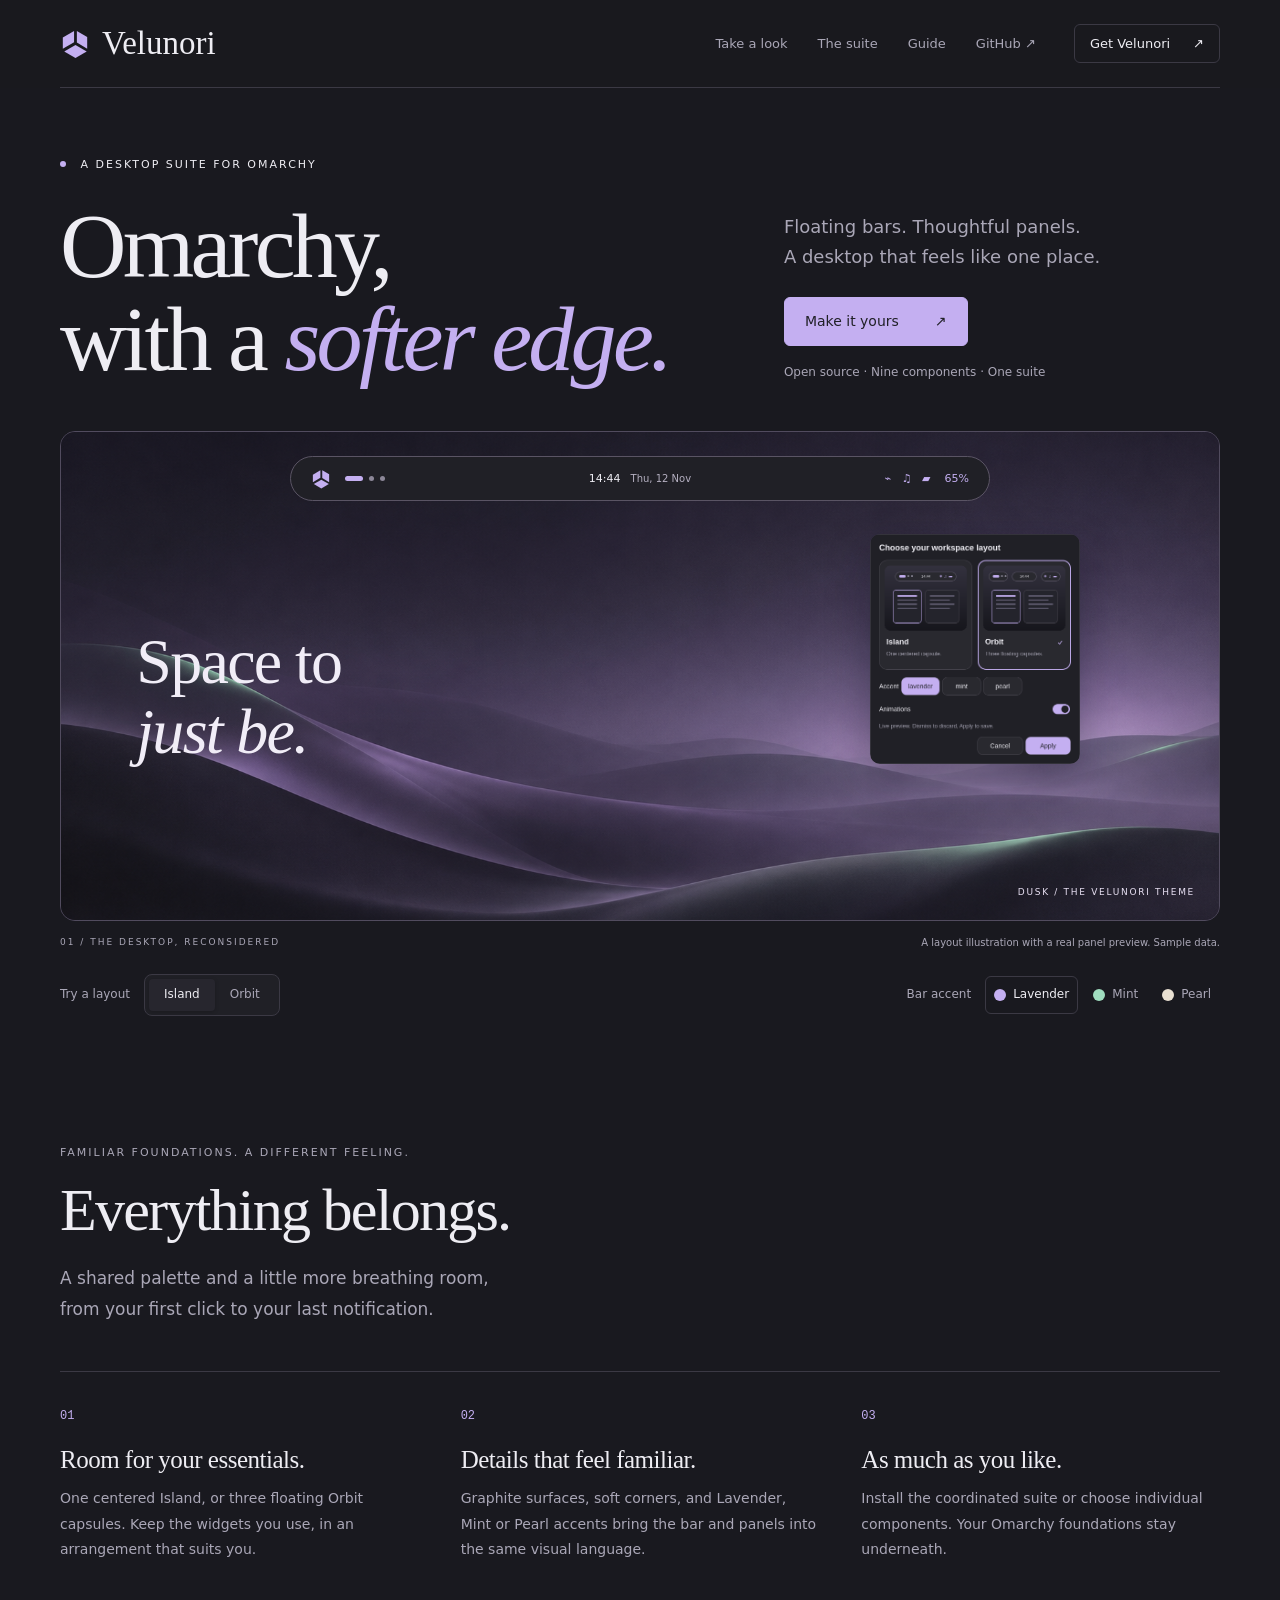
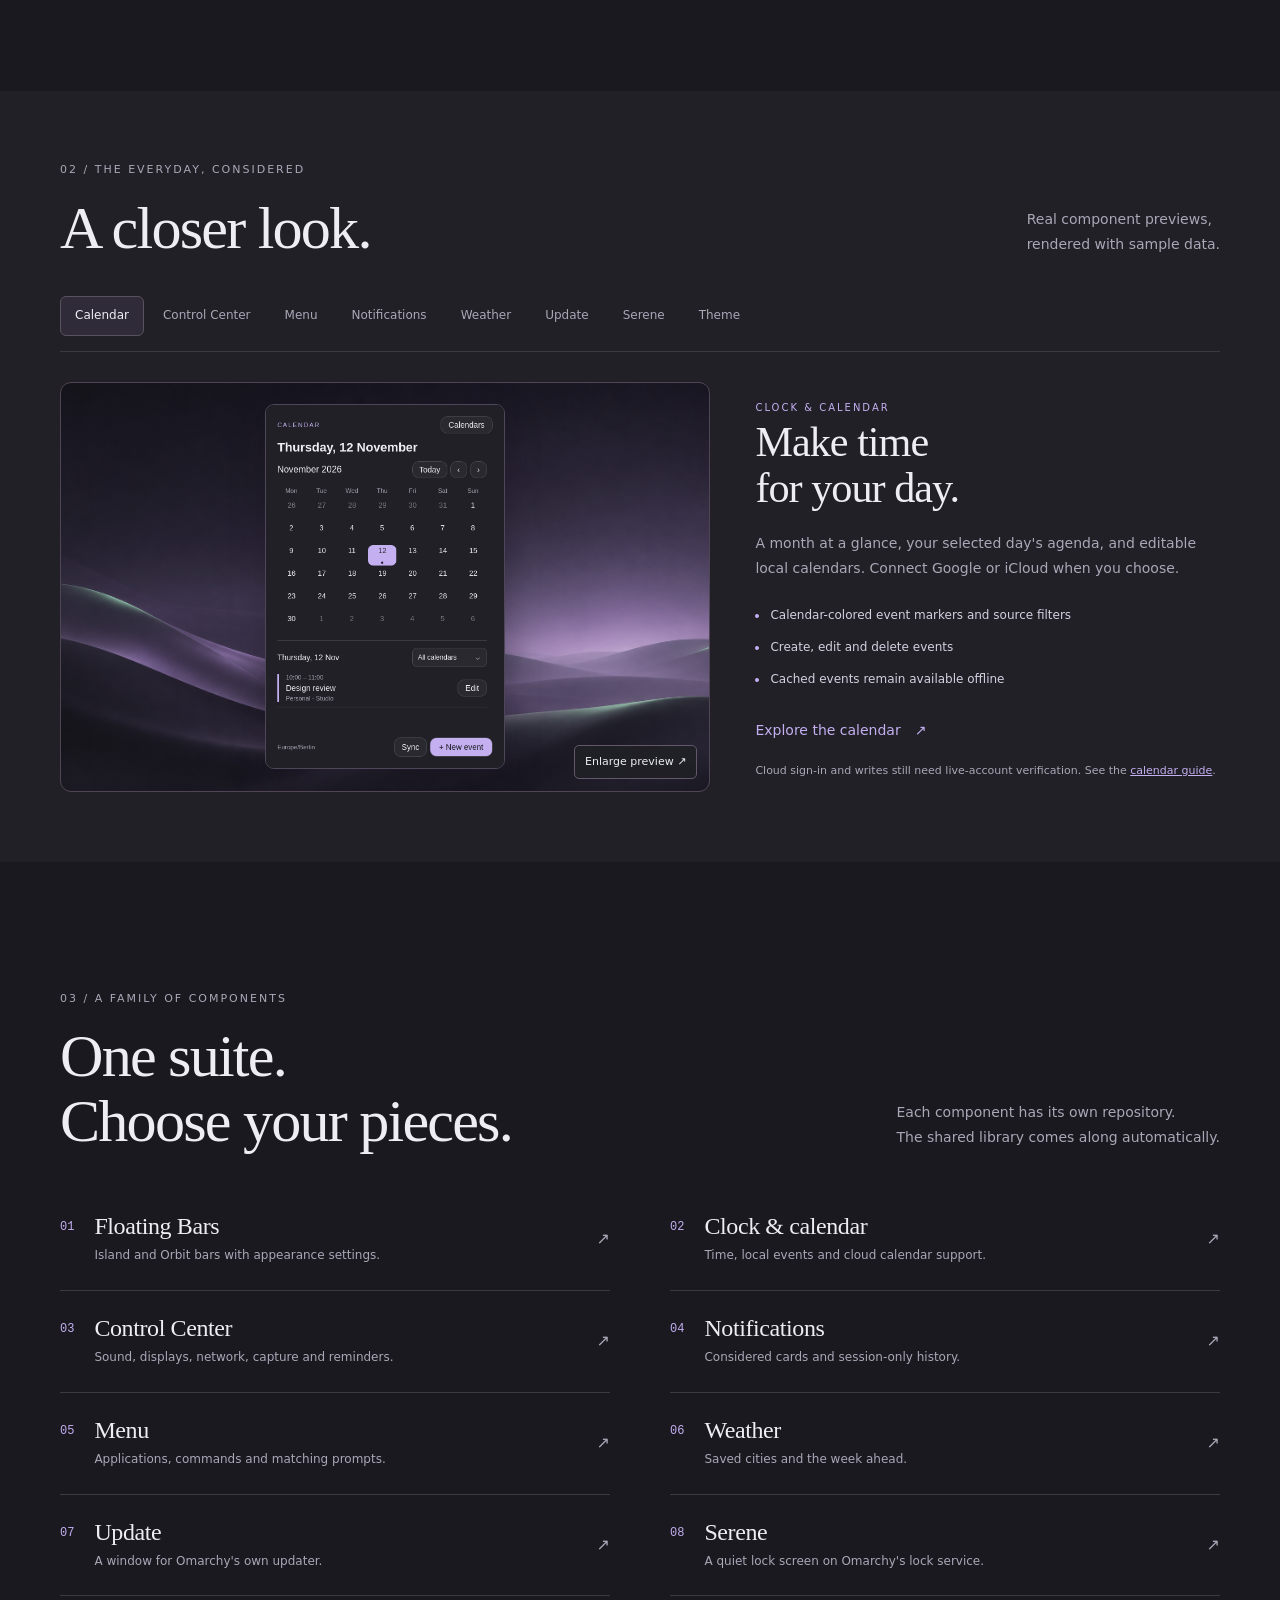
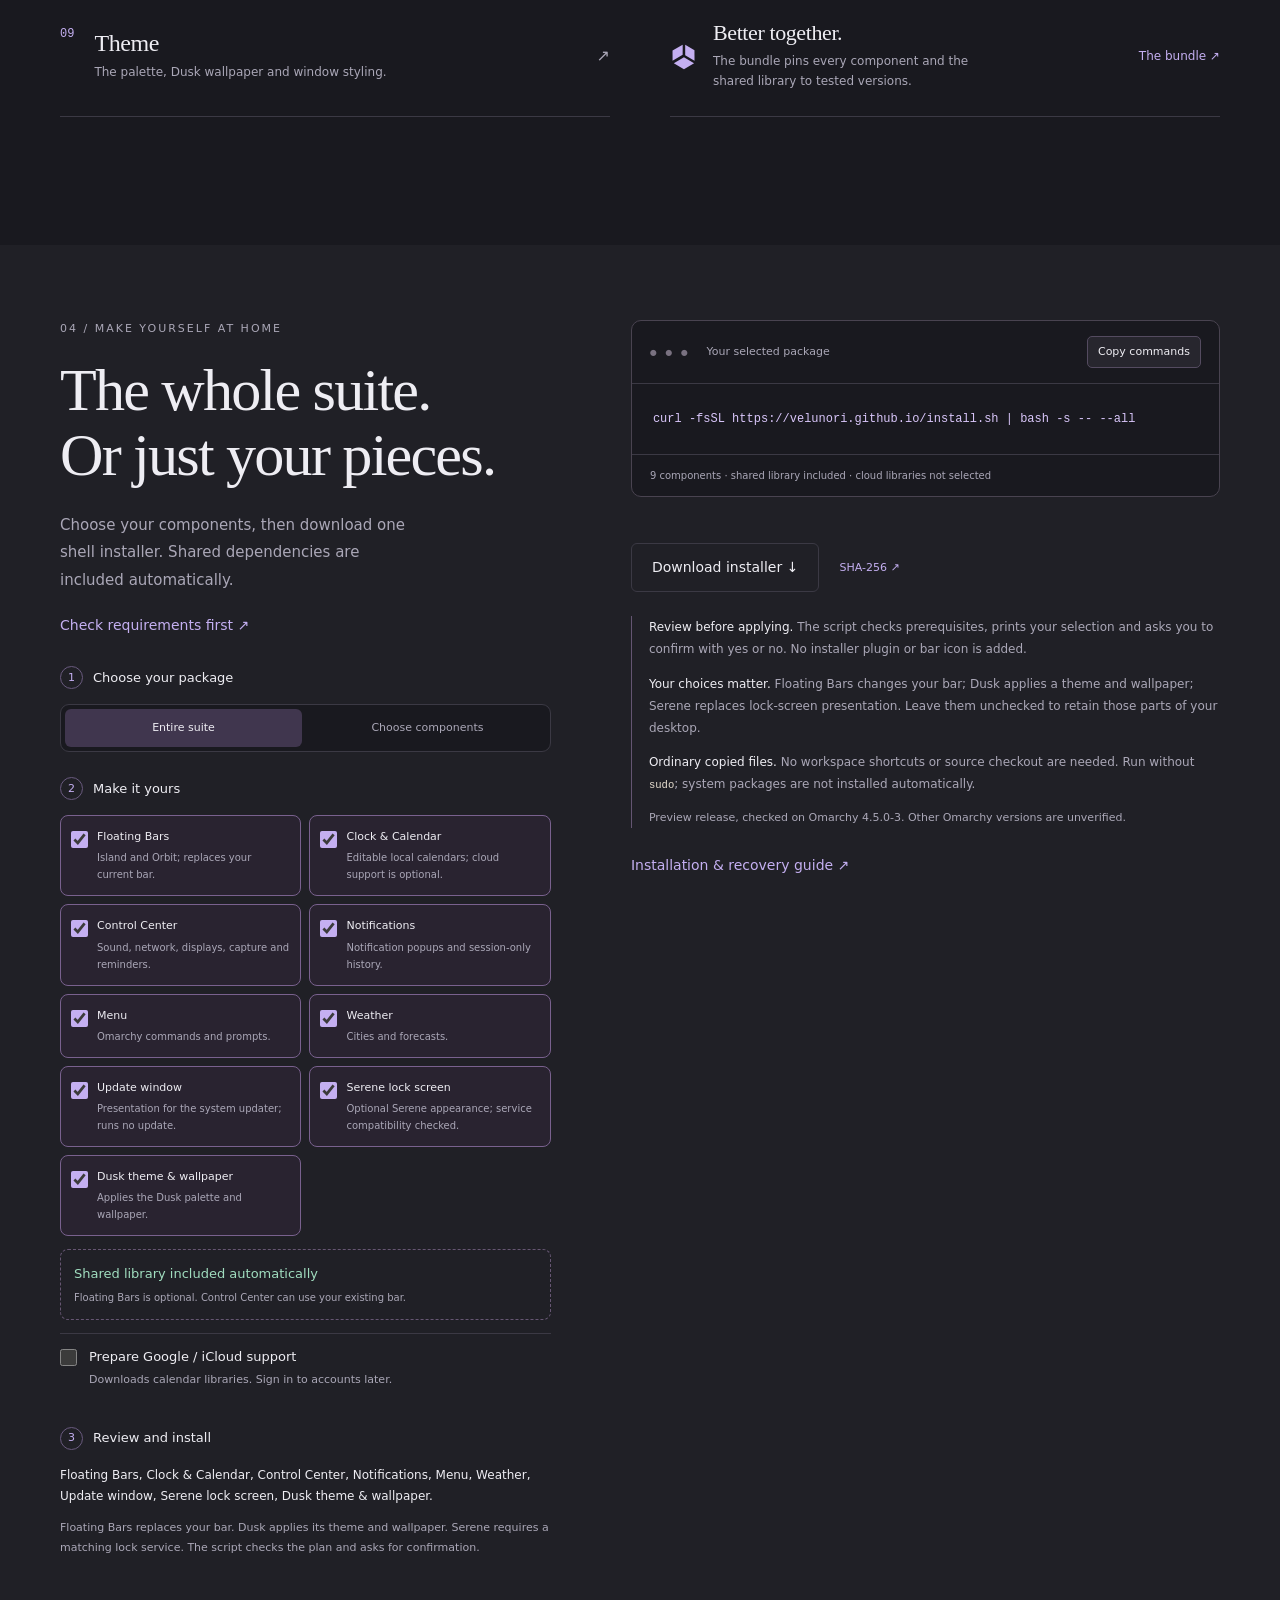
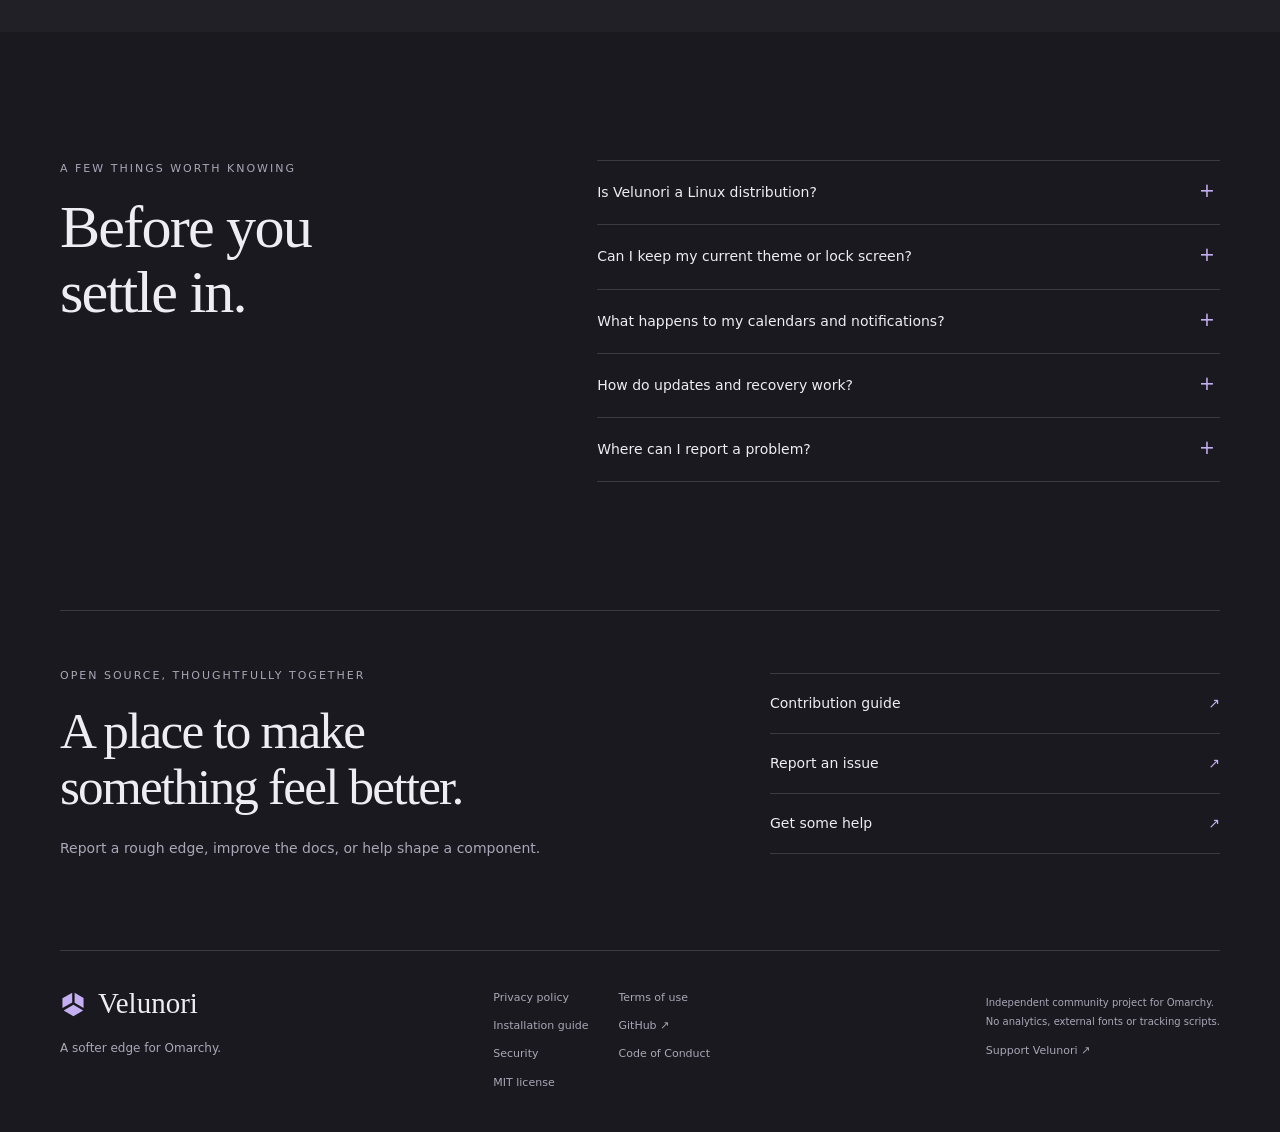
<file: index.html>
<!doctype html>
<html lang="en">
<head>
  <meta charset="utf-8">
  <meta name="viewport" content="width=device-width,initial-scale=1">
  <meta name="color-scheme" content="dark">
  <title>Velunori — Modular Desktop Suite for Omarchy</title>
  <meta name="description" content="A coordinated Omarchy desktop suite: floating bars, Control Center, calendars, notifications, weather and Dusk. Install all components or choose your own.">
  <meta name="robots" content="index,follow,max-image-preview:large">
  <meta name="theme-color" content="#19191f">
  <link rel="canonical" href="https://velunori.github.io/">
  <meta property="og:type" content="website">
  <meta property="og:site_name" content="Velunori">
  <meta property="og:locale" content="en_US">
  <meta property="og:title" content="Velunori — Modular Desktop Suite for Omarchy">
  <meta property="og:description" content="A coordinated Omarchy desktop suite: floating bars, Control Center, calendars, notifications, weather and Dusk. Install all components or choose your own.">
  <meta property="og:url" content="https://velunori.github.io/">
  <meta property="og:image" content="https://velunori.github.io/assets/social-card.png">
  <meta property="og:image:secure_url" content="https://velunori.github.io/assets/social-card.png">
  <meta property="og:image:type" content="image/png">
  <meta property="og:image:width" content="1200">
  <meta property="og:image:height" content="630">
  <meta property="og:image:alt" content="Velunori — a modular Omarchy desktop suite with floating bars, coordinated panels and the Dusk theme">
  <meta name="twitter:card" content="summary_large_image">
  <meta name="twitter:title" content="Velunori — Modular Desktop Suite for Omarchy">
  <meta name="twitter:description" content="A coordinated Omarchy desktop suite: floating bars, Control Center, calendars, notifications, weather and Dusk. Install all components or choose your own.">
  <meta name="twitter:image" content="https://velunori.github.io/assets/social-card.png">
  <meta name="twitter:image:alt" content="Velunori modular desktop suite for Omarchy">
  <link rel="icon" href="assets/mark.svg" type="image/svg+xml">
  <link rel="icon" href="assets/favicon-32.png" type="image/png" sizes="32x32">
  <link rel="apple-touch-icon" href="assets/apple-touch-icon.png" sizes="180x180">
  <link rel="manifest" href="site.webmanifest">
  <link rel="stylesheet" href="styles.css">
  <script type="application/ld+json">{"@context":"https://schema.org","@graph":[{"@type":"Organization","@id":"https://velunori.github.io/#organization","name":"Velunori","url":"https://velunori.github.io/","logo":"https://velunori.github.io/assets/mark.svg","sameAs":["https://github.com/Velunori"]},{"@type":"WebSite","@id":"https://velunori.github.io/#website","url":"https://velunori.github.io/","name":"Velunori","inLanguage":"en","publisher":{"@id":"https://velunori.github.io/#organization"}},{"@type":"SoftwareApplication","@id":"https://velunori.github.io/#software","name":"Velunori","description":"A coordinated Omarchy desktop suite: floating bars, Control Center, calendars, notifications, weather and Dusk. Install all components or choose your own.","url":"https://velunori.github.io/","applicationCategory":"DesktopEnhancementApplication","operatingSystem":"Omarchy Linux","softwareVersion":"0.2.0-preview.2","isAccessibleForFree":true,"license":"https://opensource.org/license/mit","publisher":{"@id":"https://velunori.github.io/#organization"},"image":"https://velunori.github.io/assets/social-card.png","downloadUrl":"https://velunori.github.io/install.sh","codeRepository":"https://github.com/Velunori"}]}</script>
  <script src="app.js" defer></script>
</head>
<body>
  <a class="skip-link" href="#main">Skip to content</a>
  <header class="site-header">
    <div class="container header-inner">
      <a class="brand" href="index.html" aria-label="Velunori home"><img src="assets/mark.svg" width="30" height="30" alt="">Velunori</a>
      <button class="menu-toggle" type="button" aria-controls="site-nav" aria-expanded="false" hidden>Menu <span aria-hidden="true">+</span></button>
      <nav id="site-nav" class="site-nav" aria-label="Main navigation">
        <a href="#tour">Take a look</a><a href="#components">The suite</a><a href="guide.html">Guide</a><a href="https://github.com/Velunori">GitHub <span aria-hidden="true">↗</span></a>
        <a href="#install" class="button button-small button-outline">Get Velunori <span aria-hidden="true">↗</span></a>
      </nav>
    </div>
  </header>
  <main id="main">
    <section class="hero container" aria-labelledby="hero-title">
      <div class="hero-intro">
        <div><p class="eyebrow"><span class="status-dot"></span> A desktop suite for Omarchy</p><h1 id="hero-title">Omarchy,<br>with a <em>softer edge.</em></h1></div>
        <div class="hero-aside"><p>Floating bars. Thoughtful panels.<br>A desktop that feels like one place.</p><a class="button" href="#install">Make it yours <span aria-hidden="true">↗</span></a><p class="fineprint">Open source · Nine components · One suite</p></div>
      </div>
      <figure class="desktop-figure">
        <div class="desktop-stage" id="desktop-preview" data-layout="island" data-accent="lavender">
          <img class="wallpaper" src="assets/dusk.png" width="1672" height="941" alt="" fetchpriority="high">
          <div class="demo-bar" aria-label="Illustrative floating bar">
            <div class="bar-group bar-left"><img src="assets/mark.svg" width="20" height="20" alt=""><span class="workspace-dots" aria-hidden="true"><b></b><i></i><i></i></span></div>
            <div class="bar-group bar-center"><span>14:44</span><span class="bar-date">Thu, 12 Nov</span></div>
            <div class="bar-group bar-right"><span aria-hidden="true">⌁ &nbsp; ♫ &nbsp; ▰</span><span>65%</span></div>
          </div>
          <p class="wallpaper-quote">Space to<br><em>just be.</em></p>
          <img class="appearance-preview" src="assets/screens/appearance.png" width="460" height="503" alt="Velunori Appearance: Island and Orbit layouts, accent choices and animation settings">
          <span class="wallpaper-label">Dusk / The Velunori theme</span>
        </div>
        <figcaption class="desktop-caption"><span class="eyebrow">01 / The desktop, reconsidered</span><span>A layout illustration with a real panel preview. Sample data.</span></figcaption>
      </figure>
      <div class="preview-controls" id="preview-controls" hidden>
        <div class="control-group"><span class="control-label">Try a layout</span><div class="segmented" role="group" aria-label="Preview bar layout"><button type="button" data-layout="island" aria-pressed="true">Island</button><button type="button" data-layout="orbit" aria-pressed="false">Orbit</button></div></div>
        <div class="control-group"><span class="control-label">Bar accent</span><div class="accent-buttons" role="group" aria-label="Preview bar accent"><button type="button" data-accent="lavender" aria-pressed="true"><span class="swatch lavender"></span>Lavender</button><button type="button" data-accent="mint" aria-pressed="false"><span class="swatch mint"></span>Mint</button><button type="button" data-accent="pearl" aria-pressed="false"><span class="swatch pearl"></span>Pearl</button></div></div>
        <p class="sr-only" id="preview-status" aria-live="polite">Island layout with Lavender bar accent.</p>
      </div>
    </section>

    <section class="principles container section-space" aria-labelledby="principles-title">
      <div class="section-intro"><p class="eyebrow">Familiar foundations. A different feeling.</p><h2 id="principles-title">Everything belongs.</h2><p>A shared palette and a little more breathing room,<br class="desktop-only"> from your first click to your last notification.</p></div>
      <div class="principle-grid">
        <article><span class="small-number">01</span><h3>Room for your essentials.</h3><p>One centered Island, or three floating Orbit capsules. Keep the widgets you use, in an arrangement that suits you.</p></article>
        <article><span class="small-number">02</span><h3>Details that feel familiar.</h3><p>Graphite surfaces, soft corners, and Lavender, Mint or Pearl accents bring the bar and panels into the same visual language.</p></article>
        <article><span class="small-number">03</span><h3>As much as you like.</h3><p>Install the coordinated suite or choose individual components. Your Omarchy foundations stay underneath.</p></article>
      </div>
    </section>

    <section class="tour-section section-space" id="tour" aria-labelledby="tour-title">
      <div class="container">
        <div class="section-heading"><div><p class="eyebrow">02 / The everyday, considered</p><h2 id="tour-title">A closer look.</h2></div><p>Real component previews,<br>rendered with sample data.</p></div>
        <div class="tour-tabs" role="tablist" aria-label="Explore component previews">
          <button type="button" role="tab" id="tab-clock" aria-controls="panel-clock" aria-selected="true" tabindex="0">Calendar</button>
          <button type="button" role="tab" id="tab-control-center" aria-controls="panel-control-center" aria-selected="false" tabindex="-1">Control Center</button>
          <button type="button" role="tab" id="tab-menu" aria-controls="panel-menu" aria-selected="false" tabindex="-1">Menu</button>
          <button type="button" role="tab" id="tab-notifications" aria-controls="panel-notifications" aria-selected="false" tabindex="-1">Notifications</button>
          <button type="button" role="tab" id="tab-weather" aria-controls="panel-weather" aria-selected="false" tabindex="-1">Weather</button>
          <button type="button" role="tab" id="tab-update" aria-controls="panel-update" aria-selected="false" tabindex="-1">Update</button>
          <button type="button" role="tab" id="tab-lockscreen" aria-controls="panel-lockscreen" aria-selected="false" tabindex="-1">Serene</button>
          <button type="button" role="tab" id="tab-theme" aria-controls="panel-theme" aria-selected="false" tabindex="-1">Theme</button>
        </div>
        <div class="tour-panel" id="panel-clock" role="tabpanel" aria-labelledby="tab-clock">
          <figure class="tour-image panel-stage"><img src="assets/screens/clock.png" width="420" height="640" loading="lazy" alt="Calendar month grid with source filters and a selected-day agenda"><button class="enlarge-button" data-enlarge type="button" hidden>Enlarge preview <span aria-hidden="true">↗</span></button></figure>
          <div class="tour-copy"><span class="eyebrow">Clock & calendar</span><h3>Make time<br>for your day.</h3><p>A month at a glance, your selected day's agenda, and editable local calendars. Connect Google or iCloud when you choose.</p><ul class="feature-list"><li>Calendar-colored event markers and source filters</li><li>Create, edit and delete events</li><li>Cached events remain available offline</li></ul><a class="text-link" href="https://github.com/Velunori/clock">Explore the calendar <span aria-hidden="true">↗</span></a><p class="tour-footnote">Cloud sign-in and writes still need live-account verification. See the <a href="guide.html#calendar">calendar guide</a>.</p></div>
        </div>
        <div class="tour-panel" id="panel-control-center" role="tabpanel" aria-labelledby="tab-control-center" hidden>
          <figure class="tour-image panel-stage"><img src="assets/screens/control-center.png" width="440" height="580" loading="lazy" alt="Control Center overview with sound, displays, network, capture and reminders"><button class="enlarge-button" data-enlarge type="button" hidden>Enlarge preview <span aria-hidden="true">↗</span></button></figure>
          <div class="tour-copy"><span class="eyebrow">Control Center</span><h3>A place for<br>the practical.</h3><p>Sound, displays, network, capture, reminders and appearance. Everyday controls stay together, with detail pages inside the panel.</p><ul class="feature-list"><li>Output selection and an application mixer</li><li>Monitor arrangement with timed confirmation</li><li>Network activity, reminders and recording controls</li></ul><a class="text-link" href="https://github.com/Velunori/control-center">Explore Control Center <span aria-hidden="true">↗</span></a></div>
        </div>
        <div class="tour-panel" id="panel-menu" role="tabpanel" aria-labelledby="tab-menu" hidden>
          <figure class="tour-image panel-stage"><img src="assets/screens/menu.png" width="640" height="496" loading="lazy" alt="Two-pane command menu with categories and their contents"><button class="enlarge-button" data-enlarge type="button" hidden>Enlarge preview <span aria-hidden="true">↗</span></button></figure>
          <div class="tour-copy"><span class="eyebrow">Menu & prompts</span><h3>Find your<br>next move.</h3><p>A two-pane home for Omarchy's commands. Categories on one side, their contents on the other, with search and familiar keyboard navigation.</p><ul class="feature-list"><li>Application search and command categories</li><li>Mouse-wheel and touchpad scrolling</li><li>Matching compact prompts for other commands</li></ul><a class="text-link" href="https://github.com/Velunori/menu">Explore the menu <span aria-hidden="true">↗</span></a></div>
        </div>
        <div class="tour-panel" id="panel-notifications" role="tabpanel" aria-labelledby="tab-notifications" hidden>
          <figure class="tour-image panel-stage"><img src="assets/screens/notifications.png" width="420" height="450" loading="lazy" alt="Notification cards with app names, messages, close buttons and actions"><button class="enlarge-button" data-enlarge type="button" hidden>Enlarge preview <span aria-hidden="true">↗</span></button></figure>
          <div class="tour-copy"><span class="eyebrow">Notifications</span><h3>A gentler<br>interruption.</h3><p>Matte cards with clear actions, plus a bell that opens what you missed during the current session.</p><ul class="feature-list"><li>History grouped by day</li><li>Shares Omarchy's Do Not Disturb setting</li><li>Active-monitor, all-monitor or selected-output placement</li></ul><a class="text-link" href="https://github.com/Velunori/notifications">Explore notifications <span aria-hidden="true">↗</span></a></div>
        </div>
        <div class="tour-panel" id="panel-weather" role="tabpanel" aria-labelledby="tab-weather" hidden>
          <figure class="tour-image panel-stage"><img src="assets/screens/weather.png" width="420" height="566" loading="lazy" alt="Weather panel with saved cities, current conditions and weekly forecasts"><button class="enlarge-button" data-enlarge type="button" hidden>Enlarge preview <span aria-hidden="true">↗</span></button></figure>
          <div class="tour-copy"><span class="eyebrow">Weather</span><h3>A feel for<br>what's ahead.</h3><p>Current conditions in the bar and a weekly forecast in the panel. Keep several cities close and choose which one belongs in the bar.</p><ul class="feature-list"><li>Search and manage saved cities</li><li>Feels-like temperature, wind and humidity</li><li>Forecasts for each saved location</li></ul><a class="text-link" href="https://github.com/Velunori/weather">Explore weather <span aria-hidden="true">↗</span></a></div>
        </div>
        <div class="tour-panel" id="panel-update" role="tabpanel" aria-labelledby="tab-update" hidden>
          <figure class="tour-image panel-stage"><img src="assets/screens/update.png" width="760" height="540" loading="lazy" alt="Update window with stages, release highlights, packages and activity"><button class="enlarge-button" data-enlarge type="button" hidden>Enlarge preview <span aria-hidden="true">↗</span></button></figure>
          <div class="tour-copy"><span class="eyebrow">System update</span><h3>See what's<br>moving forward.</h3><p>A coordinated window for Omarchy's own updater. Follow the stages, read release notes and inspect package changes as the update progresses.</p><ul class="feature-list"><li>Highlights, packages and activity views</li><li>Progress and restart actions stay accessible</li><li>Uses Omarchy's update command underneath</li></ul><a class="text-link" href="https://github.com/Velunori/update">Explore the update window <span aria-hidden="true">↗</span></a></div>
        </div>
        <div class="tour-panel" id="panel-lockscreen" role="tabpanel" aria-labelledby="tab-lockscreen" hidden>
          <figure class="tour-image panel-stage"><img src="assets/screens/lockscreen.png" width="1280" height="720" loading="lazy" alt="Serene lock screen preview with a centered clock, date and password field"><button class="enlarge-button" data-enlarge type="button" hidden>Enlarge preview <span aria-hidden="true">↗</span></button></figure>
          <div class="tour-copy"><span class="eyebrow">Serene lock screen</span><h3>A quiet<br>way back.</h3><p>A centered clock, date and password field over your current wallpaper. The presentation changes; Omarchy's session-lock and PAM service remain in place.</p><ul class="feature-list"><li>Blurred and dimmed wallpaper</li><li>Password and fingerprint status hints</li><li>A preview mode that does not lock the session</li></ul><a class="text-link" href="https://github.com/Velunori/lockscreen">Explore Serene <span aria-hidden="true">↗</span></a></div>
        </div>
        <div class="tour-panel" id="panel-theme" role="tabpanel" aria-labelledby="tab-theme" hidden>
          <figure class="tour-image panel-stage"><img src="assets/screens/theme.png" width="1280" height="720" loading="lazy" alt="Rendered preview of the Velunori theme palette and window treatment"><button class="enlarge-button" data-enlarge type="button" hidden>Enlarge preview <span aria-hidden="true">↗</span></button></figure>
          <div class="tour-copy"><span class="eyebrow">The Velunori theme</span><h3>Settle into<br>the evening.</h3><p>Graphite, lavender and mint, carried through the desktop. The Dusk wallpaper brings a quiet landscape to the background.</p><ul class="feature-list"><li>Coordinated application palette</li><li>Rounded windows with subtle shadows</li><li>A local installer that preserves the Lua styling</li></ul><a class="text-link" href="https://github.com/Velunori/theme">Explore the theme <span aria-hidden="true">↗</span></a></div>
        </div>
      </div>
    </section>

    <section class="components container section-space" id="components" aria-labelledby="components-title">
      <div class="section-heading"><div><p class="eyebrow">03 / A family of components</p><h2 id="components-title">One suite.<br>Choose your pieces.</h2></div><p>Each component has its own repository.<br>The shared library comes along automatically.</p></div>
      <div class="component-list">
        <a class="component" href="https://github.com/Velunori/bar"><span class="small-number">01</span><div><h3>Floating Bars</h3><p>Island and Orbit bars with appearance settings.</p></div><span aria-hidden="true">↗</span></a>
        <a class="component" href="https://github.com/Velunori/clock"><span class="small-number">02</span><div><h3>Clock & calendar</h3><p>Time, local events and cloud calendar support.</p></div><span aria-hidden="true">↗</span></a>
        <a class="component" href="https://github.com/Velunori/control-center"><span class="small-number">03</span><div><h3>Control Center</h3><p>Sound, displays, network, capture and reminders.</p></div><span aria-hidden="true">↗</span></a>
        <a class="component" href="https://github.com/Velunori/notifications"><span class="small-number">04</span><div><h3>Notifications</h3><p>Considered cards and session-only history.</p></div><span aria-hidden="true">↗</span></a>
        <a class="component" href="https://github.com/Velunori/menu"><span class="small-number">05</span><div><h3>Menu</h3><p>Applications, commands and matching prompts.</p></div><span aria-hidden="true">↗</span></a>
        <a class="component" href="https://github.com/Velunori/weather"><span class="small-number">06</span><div><h3>Weather</h3><p>Saved cities and the week ahead.</p></div><span aria-hidden="true">↗</span></a>
        <a class="component" href="https://github.com/Velunori/update"><span class="small-number">07</span><div><h3>Update</h3><p>A window for Omarchy's own updater.</p></div><span aria-hidden="true">↗</span></a>
        <a class="component" href="https://github.com/Velunori/lockscreen"><span class="small-number">08</span><div><h3>Serene</h3><p>A quiet lock screen on Omarchy's lock service.</p></div><span aria-hidden="true">↗</span></a>
        <a class="component" href="https://github.com/Velunori/theme"><span class="small-number">09</span><div><h3>Theme</h3><p>The palette, Dusk wallpaper and window styling.</p></div><span aria-hidden="true">↗</span></a>
        <div class="component component-bundle"><img src="assets/mark.svg" width="27" height="27" alt=""><div><h3>Better together.</h3><p>The bundle pins every component and the shared <a href="https://github.com/Velunori/lib">library</a> to tested versions.</p></div><a class="text-link" href="https://github.com/Velunori/velunori" aria-label="Open the full Velunori bundle repository">The bundle ↗</a></div>
      </div>
    </section>

    <section class="install-section section-space" id="install" aria-labelledby="install-title"><div class="container install-grid"><div class="install-copy"><p class="eyebrow">04 / Make yourself at home</p><h2 id="install-title">The whole suite.<br>Or just your pieces.</h2><p>Choose your components, then download one shell installer. Shared dependencies are included automatically.</p><a class="text-link" href="guide.html#requirements">Check requirements first ↗</a><form class="install-options package-picker" id="install-options" data-installer-url="https://velunori.github.io/install.sh" hidden><fieldset><legend><span class="install-step">1</span> Choose your package</legend><div class="package-modes" role="group" aria-label="Installation profile"><button type="button" data-install-mode="all" aria-pressed="true">Entire suite</button><button type="button" data-install-mode="custom" aria-pressed="false">Choose components</button></div></fieldset><fieldset><legend><span class="install-step">2</span> Make it yours</legend><div class="package-components"><label class="package-component"><input type="checkbox" name="component" value="bar" data-title="Floating Bars" checked><span><strong>Floating Bars</strong><small>Island and Orbit; replaces your current bar.</small></span></label><label class="package-component"><input type="checkbox" name="component" value="clock" data-title="Clock &amp; Calendar" checked><span><strong>Clock &amp; Calendar</strong><small>Editable local calendars; cloud support is optional.</small></span></label><label class="package-component"><input type="checkbox" name="component" value="control-center" data-title="Control Center" checked><span><strong>Control Center</strong><small>Sound, network, displays, capture and reminders.</small></span></label><label class="package-component"><input type="checkbox" name="component" value="notifications" data-title="Notifications" checked><span><strong>Notifications</strong><small>Notification popups and session-only history.</small></span></label><label class="package-component"><input type="checkbox" name="component" value="menu" data-title="Menu" checked><span><strong>Menu</strong><small>Omarchy commands and prompts.</small></span></label><label class="package-component"><input type="checkbox" name="component" value="weather" data-title="Weather" checked><span><strong>Weather</strong><small>Cities and forecasts.</small></span></label><label class="package-component"><input type="checkbox" name="component" value="update" data-title="Update window" checked><span><strong>Update window</strong><small>Presentation for the system updater; runs no update.</small></span></label><label class="package-component"><input type="checkbox" name="component" value="lockscreen" data-title="Serene lock screen" checked><span><strong>Serene lock screen</strong><small>Optional Serene appearance; service compatibility checked.</small></span></label><label class="package-component"><input type="checkbox" name="component" value="theme" data-title="Dusk theme &amp; wallpaper" checked><span><strong>Dusk theme &amp; wallpaper</strong><small>Applies the Dusk palette and wallpaper.</small></span></label></div><div class="package-library" id="library-summary"><strong>Shared library included automatically</strong><small>Floating Bars is optional. Control Center can use your existing bar.</small></div><label class="cloud-choice"><input type="checkbox" name="cloud"><span><strong>Prepare Google / iCloud support</strong><small>Downloads calendar libraries. Sign in to accounts later.</small></span></label></fieldset><fieldset><legend><span class="install-step">3</span> Review and install</legend><p id="selection-summary" class="package-selection" aria-live="polite">9 components selected.</p><p id="selection-effects" class="fineprint">The suite includes Dusk and Serene. The script checks prerequisites and asks for confirmation.</p></fieldset></form></div><div class="install-code-area"><div class="code-window"><div class="code-heading"><span><span class="terminal-dots" aria-hidden="true">● ● ●</span> Your selected package</span><button class="copy-button" type="button" data-copy="install-code" hidden>Copy commands</button></div><pre><code id="install-code">curl -fsSL https://velunori.github.io/install.sh | bash -s -- --all</code></pre><div class="code-footer" id="install-summary" aria-live="polite">9 components · shared library · cloud libraries not selected</div></div><p class="copy-status" data-copy-status="install-code" aria-live="polite"></p><div class="installer-downloads"><a class="button button-outline" id="installer-download" href="downloads/velunori-0.2.0-preview.3.sh" download="velunori-install.sh">Download installer ↓</a><a class="text-link" href="downloads/velunori-0.2.0-preview.3.sh.sha256">SHA-256 ↗</a></div><div class="install-notes"><p><strong>Review before applying.</strong> The script checks prerequisites, prints your selection and asks you to confirm with yes or no. No installer plugin or bar icon is added.</p><p><strong>Your choices matter.</strong> Floating Bars changes your bar; Dusk applies a theme and wallpaper; Serene replaces lock-screen presentation. Leave them unchecked to retain those parts of your desktop.</p><p><strong>Ordinary copied files.</strong> No workspace shortcuts or source checkout are needed. Run without <code>sudo</code>; system packages are not installed automatically.</p><p class="fineprint">Preview release, checked on Omarchy 4.5.0-3. Other Omarchy versions are unverified.</p></div><a class="text-link" href="guide.html">Installation & recovery guide ↗</a></div></div></section>

    <section class="faq container section-space" aria-labelledby="faq-title"><div class="section-intro"><p class="eyebrow">A few things worth knowing</p><h2 id="faq-title">Before you settle in.</h2></div><div class="faq-list">
      <details><summary>Is Velunori a Linux distribution?</summary><p>No. Velunori is a set of components for the Omarchy shell and a coordinated theme. It needs an existing Omarchy installation with its shell plugin API. It is not a standalone desktop environment.</p></details>
      <details><summary>Can I keep my current theme or lock screen?</summary><p>Yes. Choose components above and leave Dusk and Serene unchecked. You can also install Control Center or another feature without Floating Bars; its shared library is included automatically.</p></details>
      <details><summary>What happens to my calendars and notifications?</summary><p>Calendar data persists across sessions. Notification history lasts only for the current session. Google and iCloud accounts connect only through an explicit action in the calendar panel; installing dependencies does not sign you in.</p></details>
      <details><summary>How do updates and recovery work?</summary><p>Download the latest installer and run <code>update</code> to update installed plugins, or <code>update --components clock</code> for Clock &amp; Calendar. Settings and accounts are preserved, with previous runtime files backed up. Theme updates remain separate. Source checkouts keep their own update method. Read the <a href="guide.html#recovery">recovery guide</a> before installing.</p></details>
      <details><summary>Where can I report a problem?</summary><p>Use the <a href="https://github.com/Velunori/velunori/issues/new/choose">bundle's issue forms</a> for installation problems, or the affected component's repository for a component bug. For a suspected vulnerability, use <a href="https://github.com/Velunori/.github/blob/main/SECURITY.md">private security reporting</a>.</p></details>
    </div></section>

    <section class="community container section-space" aria-labelledby="community-title"><div><p class="eyebrow">Open source, thoughtfully together</p><h2 id="community-title">A place to make<br>something feel better.</h2><p>Report a rough edge, improve the docs, or help shape a component.</p></div><div class="community-links"><a href="https://github.com/Velunori/.github/blob/main/CONTRIBUTING.md">Contribution guide <span aria-hidden="true">↗</span></a><a href="https://github.com/Velunori/velunori/issues/new/choose">Report an issue <span aria-hidden="true">↗</span></a><a href="https://github.com/Velunori/.github/blob/main/SUPPORT.md">Get some help <span aria-hidden="true">↗</span></a></div></section>
  </main>
  <footer class="site-footer container"><div><a class="brand" href="index.html"><img src="assets/mark.svg" width="26" height="26" alt="">Velunori</a><p>A softer edge for Omarchy.</p></div><nav aria-label="Footer navigation"><a href="privacy.html">Privacy policy</a><a href="terms.html">Terms of use</a><a href="guide.html">Installation guide</a><a href="https://github.com/Velunori">GitHub ↗</a><a href="https://github.com/Velunori/.github/blob/main/SECURITY.md">Security</a><a href="https://github.com/Velunori/.github/blob/main/CODE_OF_CONDUCT.md">Code of Conduct</a><a href="https://github.com/Velunori/velunori/blob/main/LICENSE">MIT license</a></nav><span class="footer-note">Independent community project for Omarchy.<br>No analytics, external fonts or tracking scripts.<br><a class="donation-link" href="https://revolut.me/szalikdev" rel="external">Support Velunori ↗</a></span></footer>
  <dialog class="image-dialog" id="preview-dialog" aria-labelledby="dialog-title"><div class="dialog-top"><h2 id="dialog-title">Component preview</h2><button type="button" id="close-preview">Close <span aria-hidden="true">×</span></button></div><img id="dialog-image" alt=""></dialog>
</body>
</html>
</file>
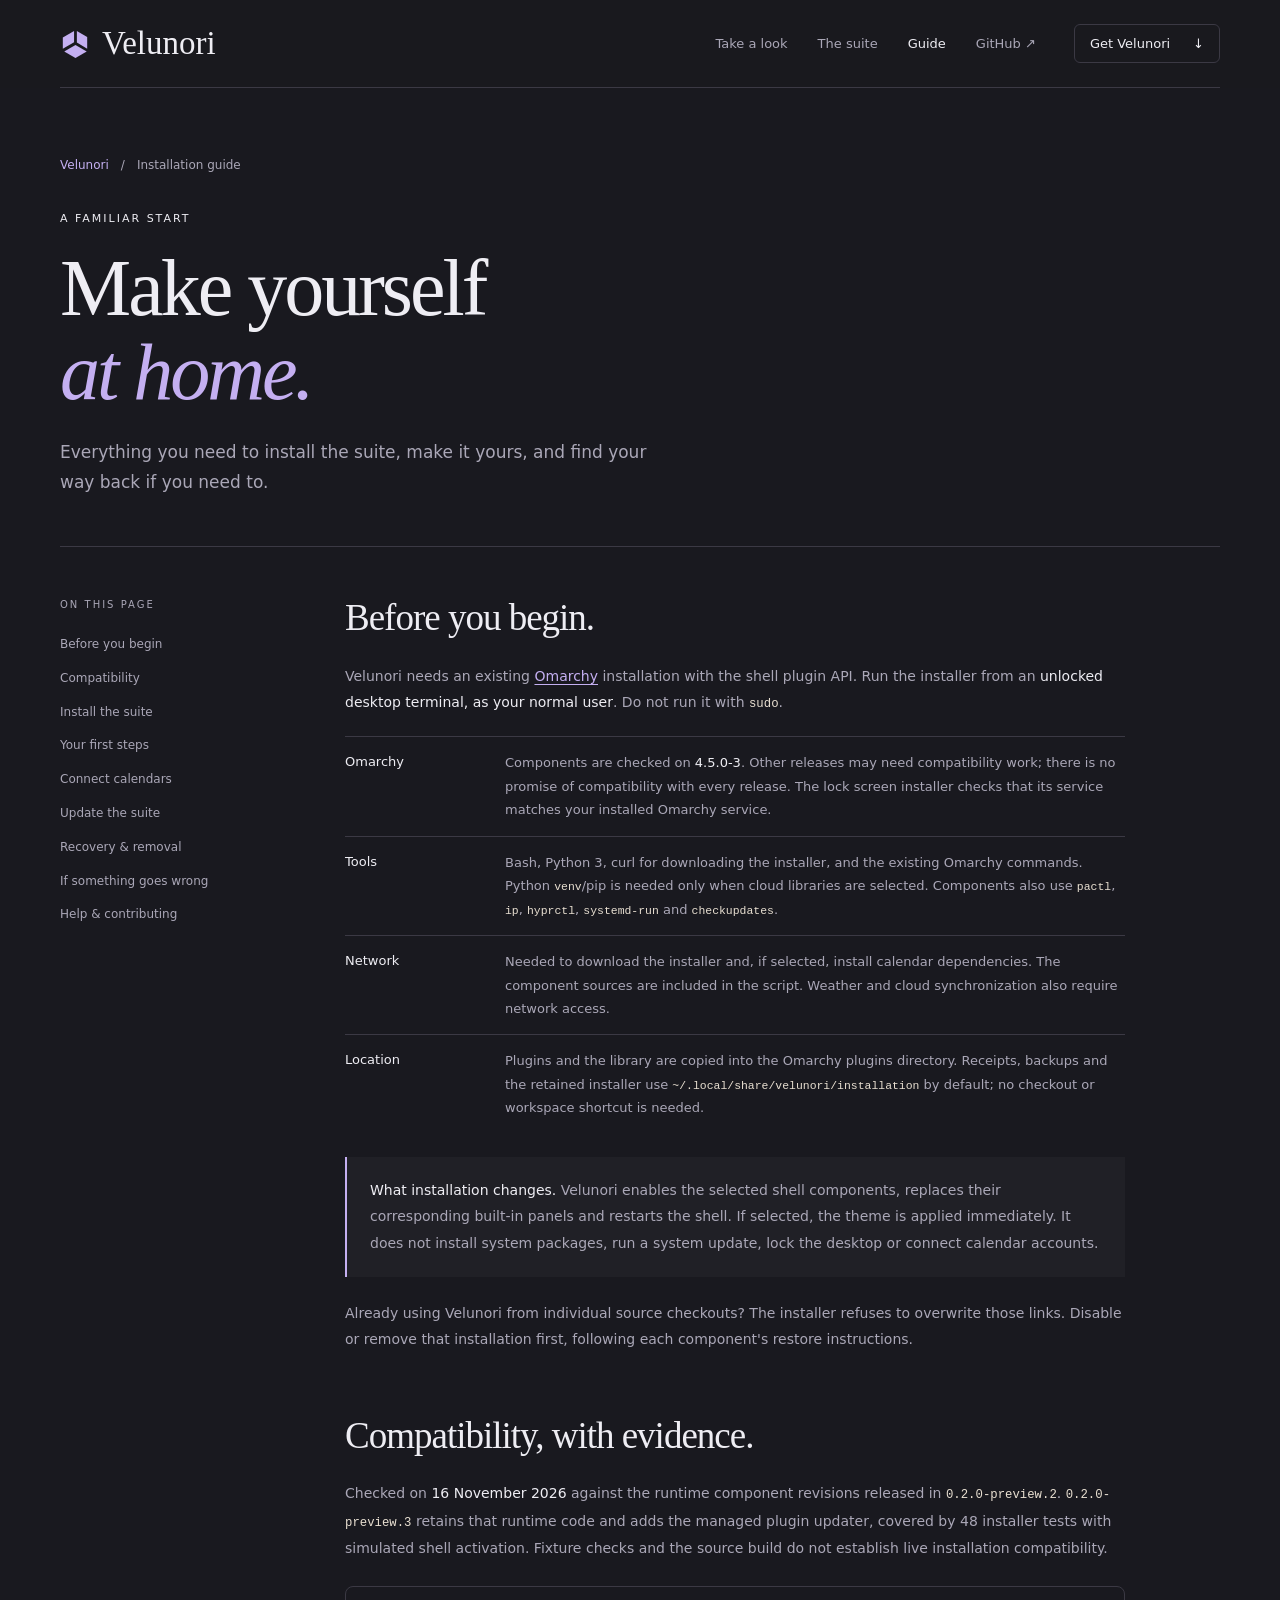
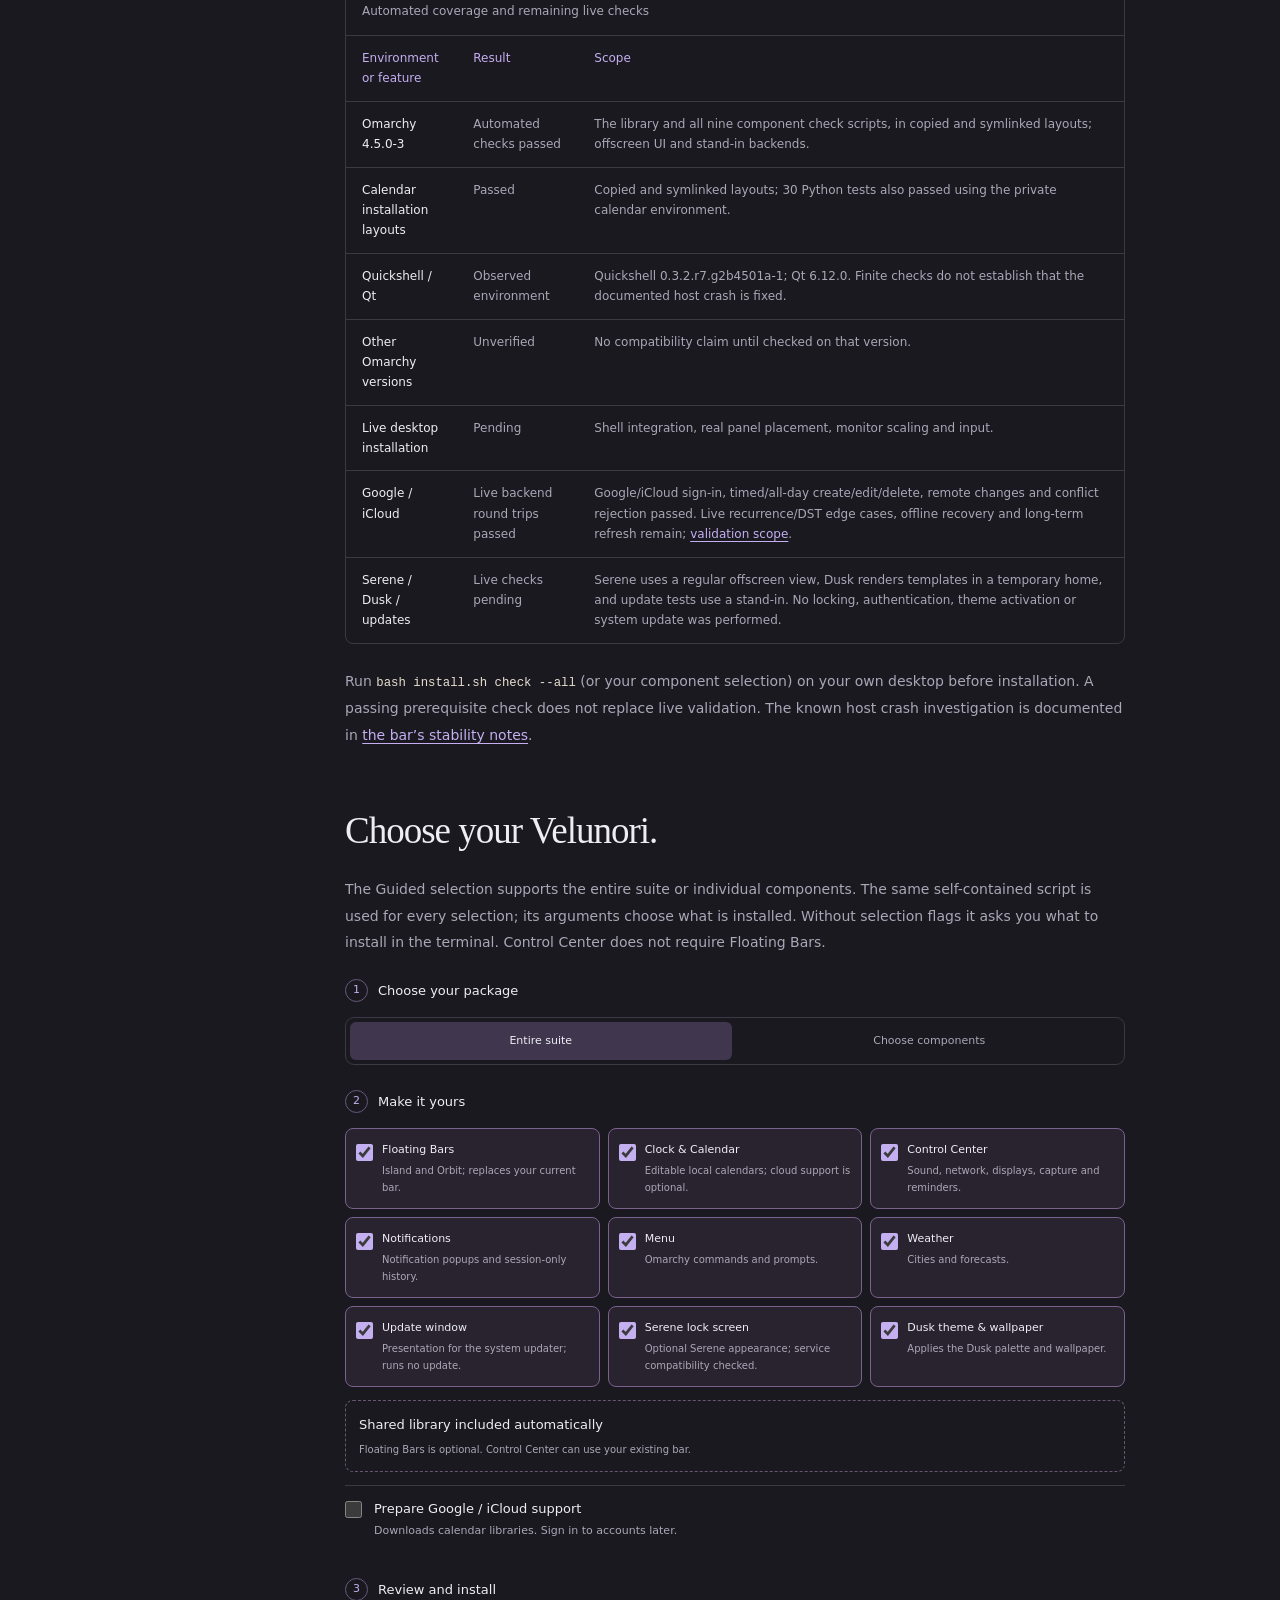
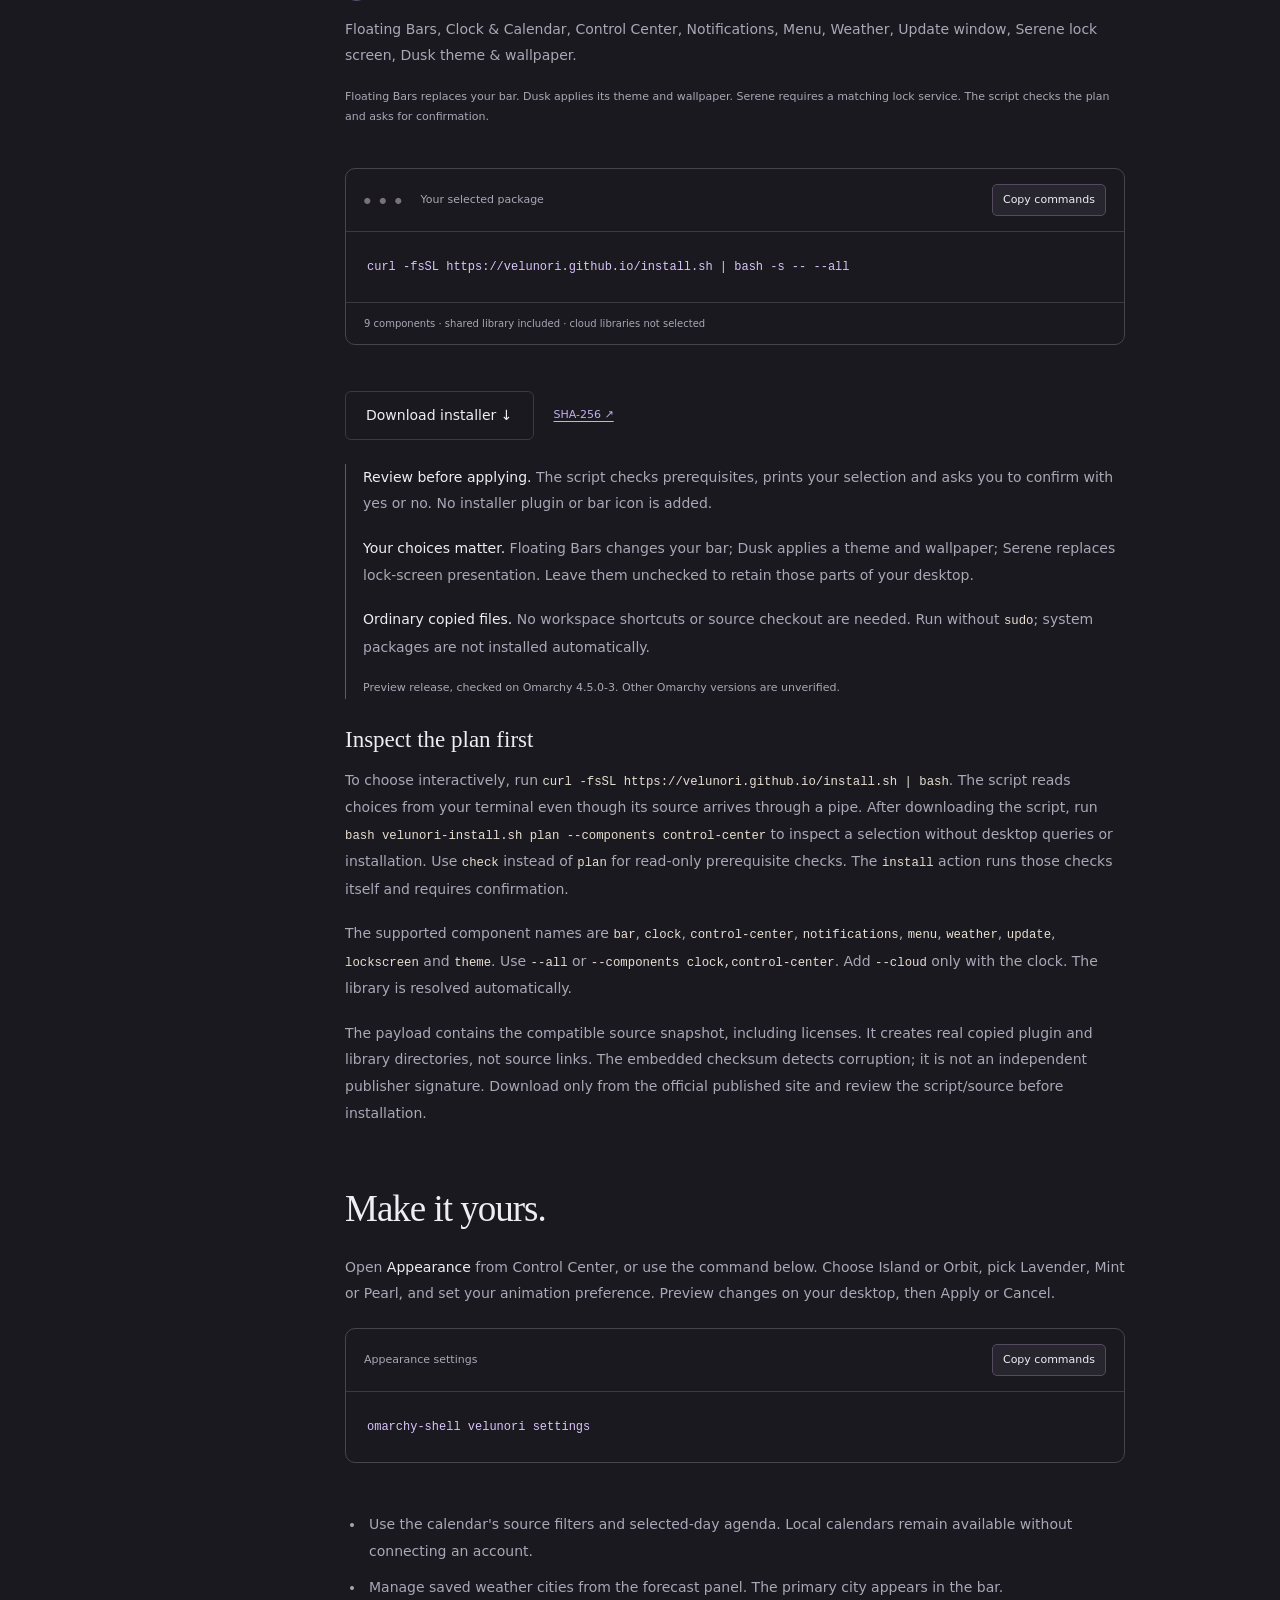
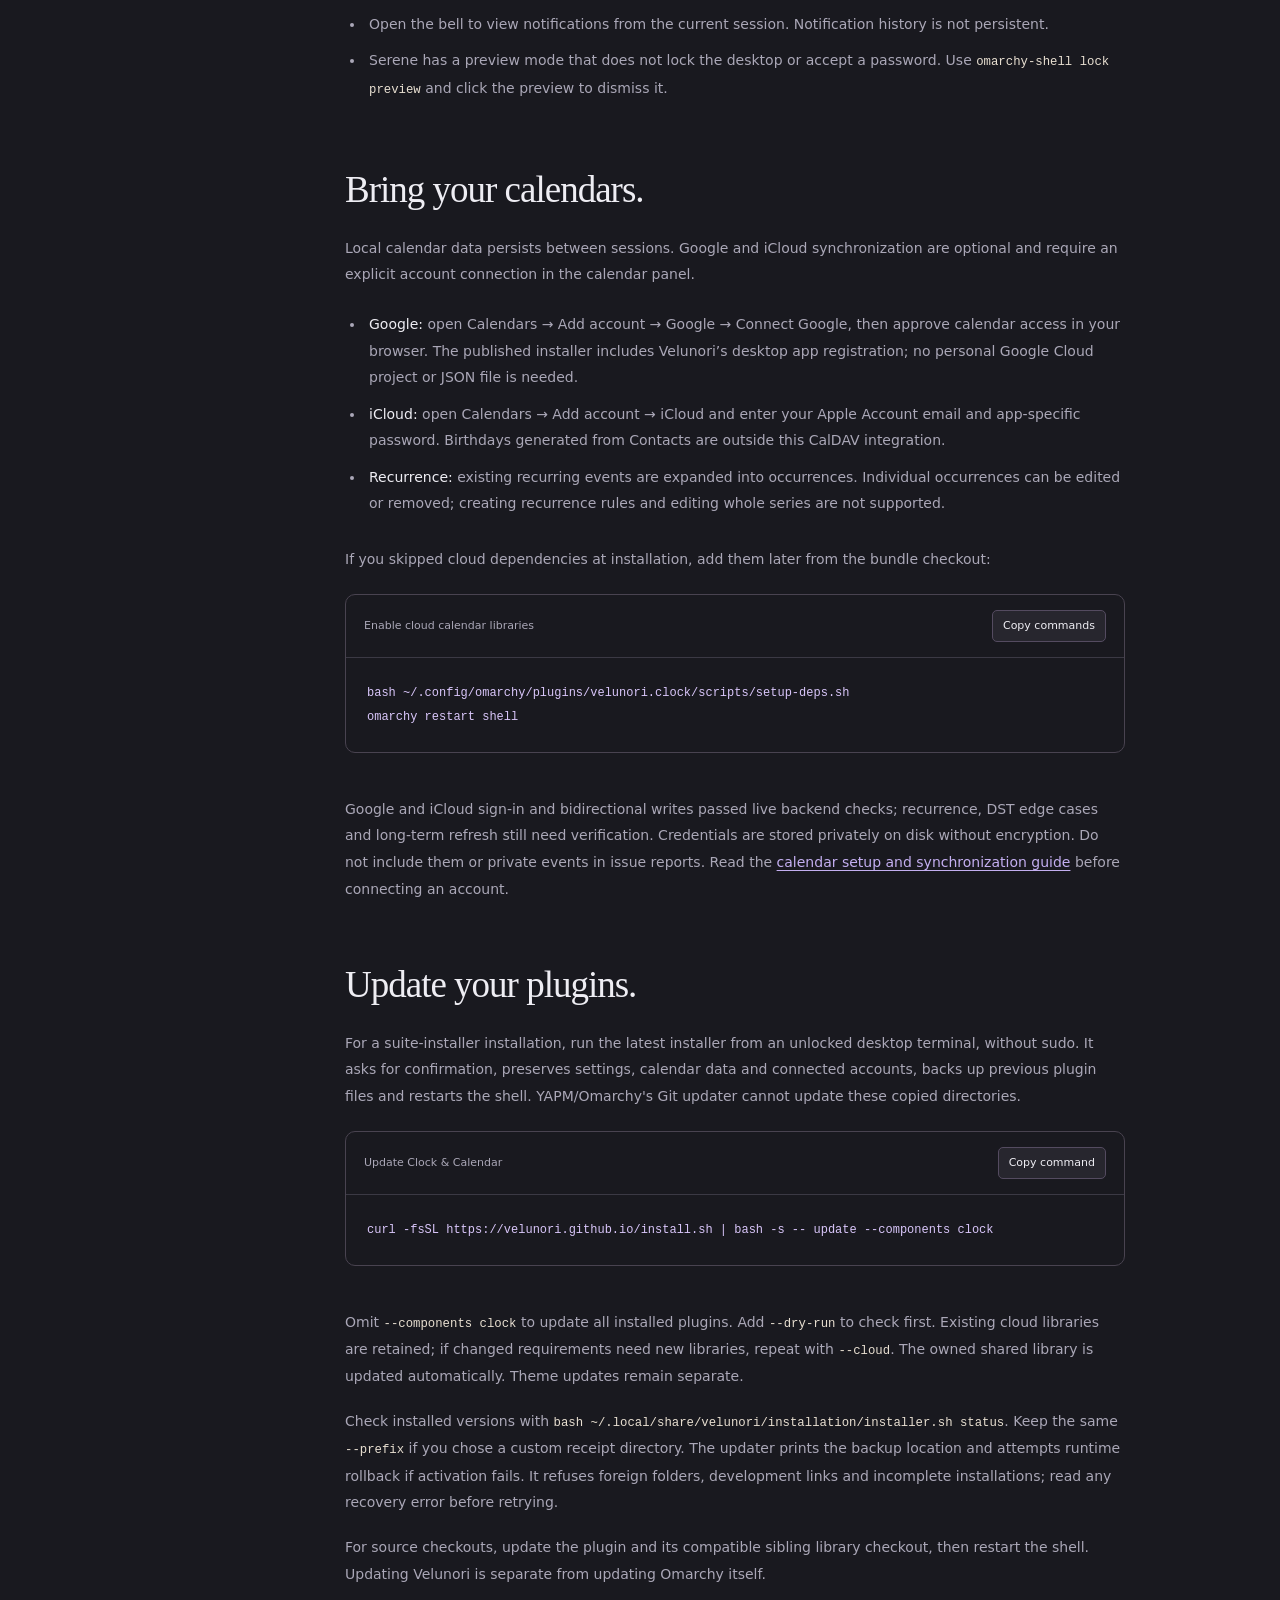
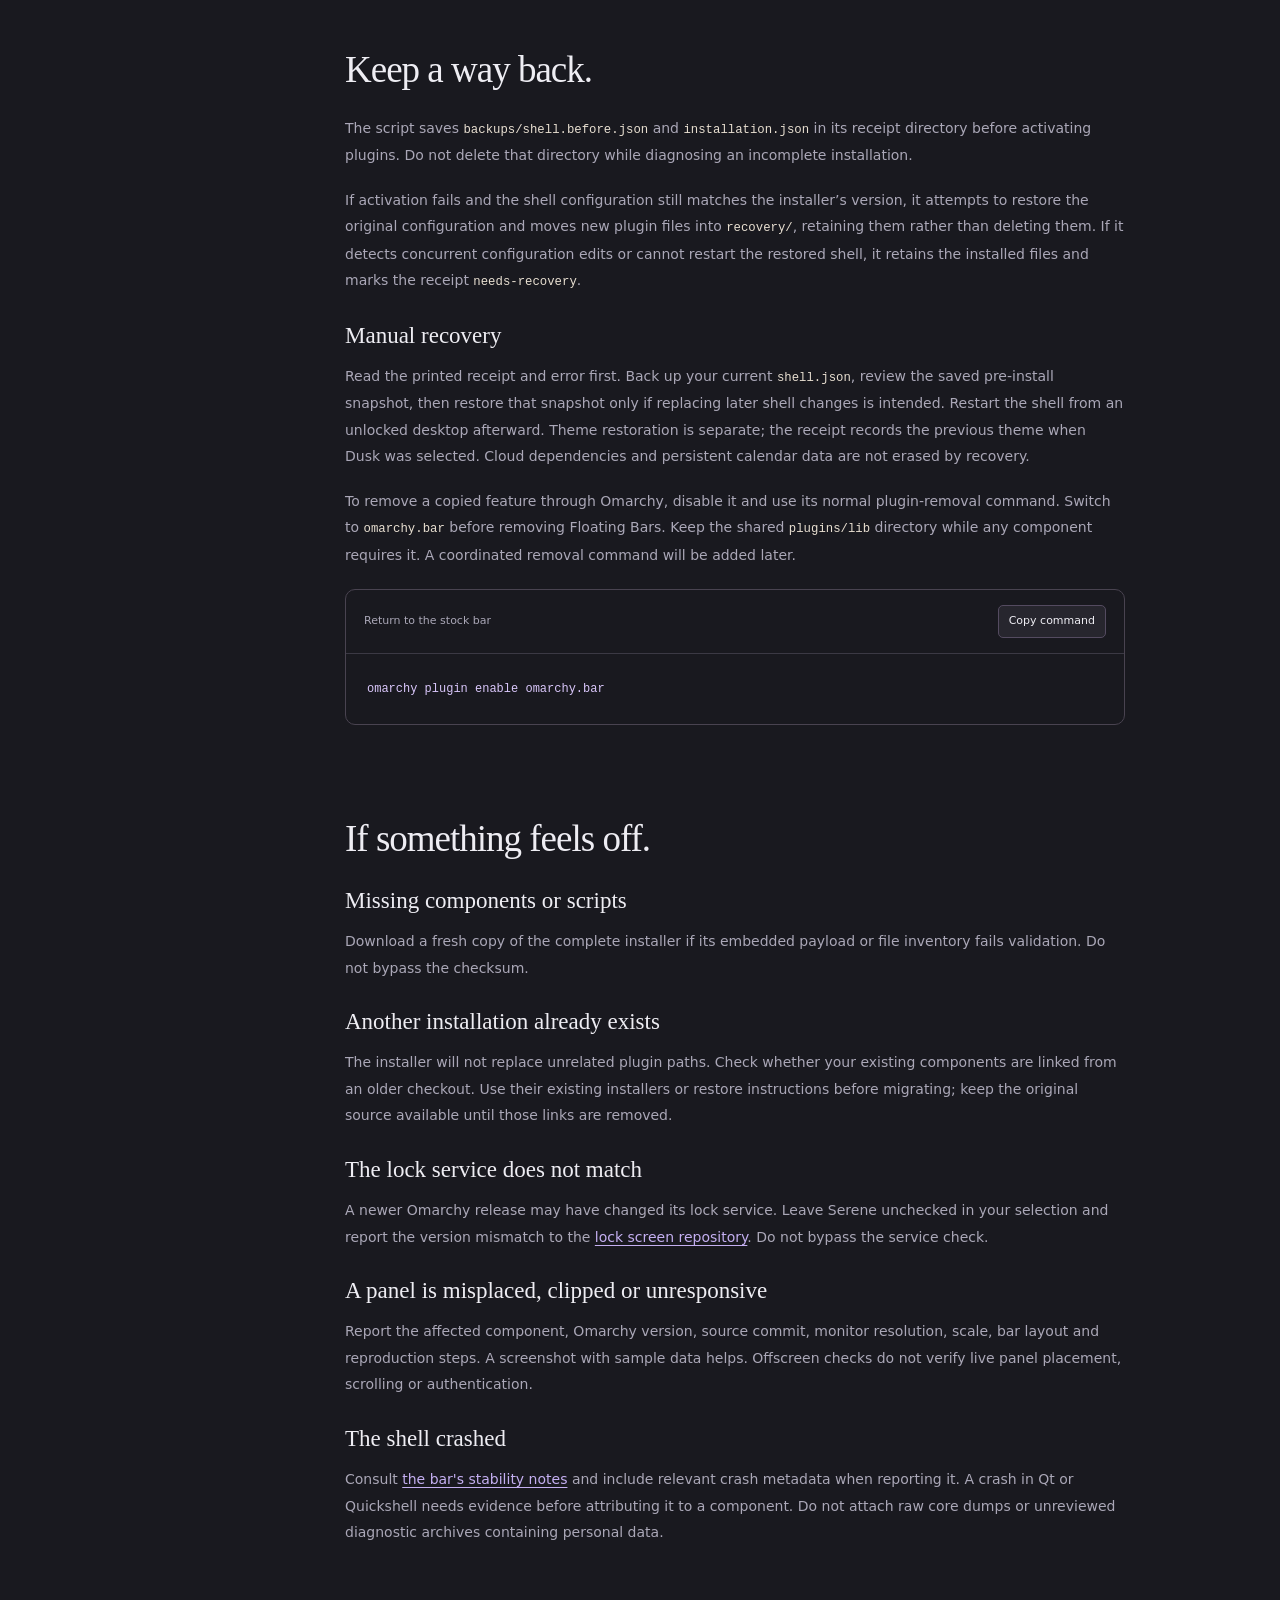
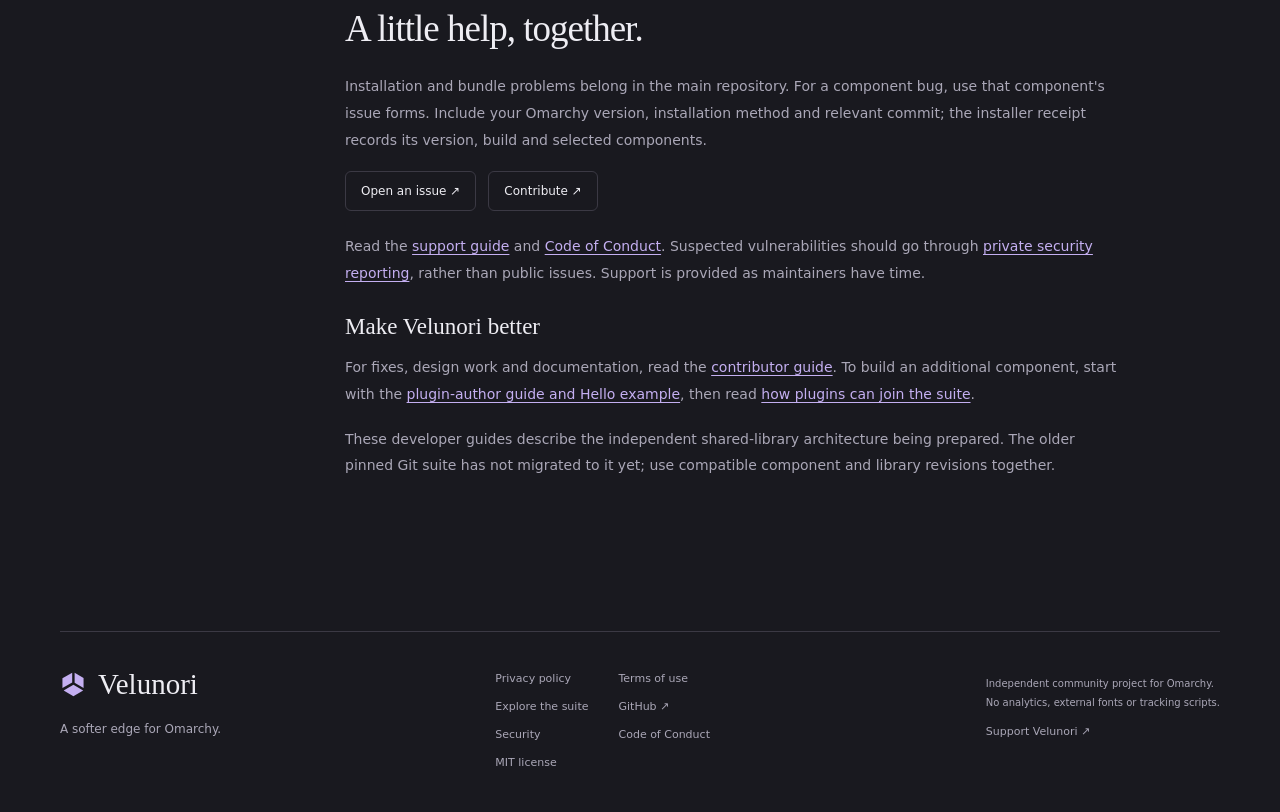
<file: guide.html>
<!doctype html>
<html lang="en">
<head>
  <meta charset="utf-8">
  <meta name="viewport" content="width=device-width,initial-scale=1">
  <meta name="color-scheme" content="dark">
  <title>Install Velunori on Omarchy — Components &amp; Setup Guide</title>
  <meta name="description" content="Choose Velunori components, install shared dependencies, connect calendars and understand recovery. A guided setup for your existing Omarchy desktop.">
  <meta name="robots" content="index,follow,max-image-preview:large">
  <meta name="theme-color" content="#19191f">
  <link rel="canonical" href="https://velunori.github.io/guide.html">
  <meta property="og:type" content="article">
  <meta property="og:site_name" content="Velunori">
  <meta property="og:locale" content="en_US">
  <meta property="og:title" content="Install Velunori on Omarchy — Components &amp; Setup Guide">
  <meta property="og:description" content="Choose Velunori components, install shared dependencies, connect calendars and understand recovery. A guided setup for your existing Omarchy desktop.">
  <meta property="og:url" content="https://velunori.github.io/guide.html">
  <meta property="og:image" content="https://velunori.github.io/assets/social-card.png">
  <meta property="og:image:secure_url" content="https://velunori.github.io/assets/social-card.png">
  <meta property="og:image:type" content="image/png">
  <meta property="og:image:width" content="1200">
  <meta property="og:image:height" content="630">
  <meta property="og:image:alt" content="Velunori — a modular Omarchy desktop suite with floating bars, coordinated panels and the Dusk theme">
  <meta name="twitter:card" content="summary_large_image">
  <meta name="twitter:title" content="Install Velunori on Omarchy — Components &amp; Setup Guide">
  <meta name="twitter:description" content="Choose Velunori components, install shared dependencies, connect calendars and understand recovery. A guided setup for your existing Omarchy desktop.">
  <meta name="twitter:image" content="https://velunori.github.io/assets/social-card.png">
  <meta name="twitter:image:alt" content="Velunori modular desktop suite for Omarchy">
  <link rel="icon" href="assets/mark.svg" type="image/svg+xml">
  <link rel="icon" href="assets/favicon-32.png" type="image/png" sizes="32x32">
  <link rel="apple-touch-icon" href="assets/apple-touch-icon.png" sizes="180x180">
  <link rel="manifest" href="site.webmanifest">
  <link rel="stylesheet" href="styles.css">
  <script type="application/ld+json">{"@context":"https://schema.org","@graph":[{"@type":"Organization","@id":"https://velunori.github.io/#organization","name":"Velunori","url":"https://velunori.github.io/","logo":"https://velunori.github.io/assets/mark.svg","sameAs":["https://github.com/Velunori"]},{"@type":"WebSite","@id":"https://velunori.github.io/#website","url":"https://velunori.github.io/","name":"Velunori","inLanguage":"en","publisher":{"@id":"https://velunori.github.io/#organization"}},{"@type":"TechArticle","@id":"https://velunori.github.io/guide.html#article","headline":"Install Velunori on Omarchy \u2014 Components & Setup Guide","description":"Choose Velunori components, install shared dependencies, connect calendars and understand recovery. A guided setup for your existing Omarchy desktop.","url":"https://velunori.github.io/guide.html","inLanguage":"en","isPartOf":{"@id":"https://velunori.github.io/#website"},"author":{"@id":"https://velunori.github.io/#organization"},"about":{"@id":"https://velunori.github.io/#software"}},{"@type":"BreadcrumbList","itemListElement":[{"@type":"ListItem","position":1,"name":"Velunori","item":"https://velunori.github.io/"},{"@type":"ListItem","position":2,"name":"Installation guide","item":"https://velunori.github.io/guide.html"}]}]}</script>
  <script src="app.js" defer></script>
</head>
<body>
  <a class="skip-link" href="#main">Skip to content</a>
  <header class="site-header"><div class="container header-inner"><a class="brand" href="index.html" aria-label="Velunori home"><img src="assets/mark.svg" width="30" height="30" alt="">Velunori</a><button class="menu-toggle" type="button" aria-controls="site-nav" aria-expanded="false" hidden>Menu <span aria-hidden="true">+</span></button><nav id="site-nav" class="site-nav" aria-label="Main navigation"><a href="index.html#tour">Take a look</a><a href="index.html#components">The suite</a><a href="guide.html" aria-current="page">Guide</a><a href="https://github.com/Velunori">GitHub <span aria-hidden="true">↗</span></a><a href="#installation" class="button button-small button-outline">Get Velunori <span aria-hidden="true">↓</span></a></nav></div></header>
  <main id="main" class="container">
    <header class="guide-header"><nav class="breadcrumbs" aria-label="Breadcrumb"><a href="index.html">Velunori</a><span aria-hidden="true">/</span><span>Installation guide</span></nav><p class="eyebrow">A familiar start</p><h1>Make yourself<br><em>at home.</em></h1><p>Everything you need to install the suite, make it yours, and find your way back if you need to.</p></header>
    <div class="guide-layout">
      <nav class="guide-sidebar" aria-label="On this page"><span class="eyebrow">On this page</span><a href="#requirements">Before you begin</a><a href="#compatibility">Compatibility</a><a href="#installation">Install the suite</a><a href="#first-steps">Your first steps</a><a href="#calendar">Connect calendars</a><a href="#updating">Update the suite</a><a href="#recovery">Recovery & removal</a><a href="#troubleshooting">If something goes wrong</a><a href="#help">Help & contributing</a></nav>
      <div class="guide-content">
        <section id="requirements" class="guide-section" aria-labelledby="requirements-title"><h2 id="requirements-title">Before you begin.</h2><p>Velunori needs an existing <a href="https://omarchy.org/">Omarchy</a> installation with the shell plugin API. Run the installer from an <strong>unlocked desktop terminal, as your normal user</strong>. Do not run it with <code>sudo</code>.</p><dl class="requirements-list"><dt>Omarchy</dt><dd>Components are checked on <strong>4.5.0-3</strong>. Other releases may need compatibility work; there is no promise of compatibility with every release. The lock screen installer checks that its service matches your installed Omarchy service.</dd><dt>Tools</dt><dd>Bash, Python 3, curl for downloading the installer, and the existing Omarchy commands. Python <code>venv</code>/pip is needed only when cloud libraries are selected. Components also use <code>pactl</code>, <code>ip</code>, <code>hyprctl</code>, <code>systemd-run</code> and <code>checkupdates</code>.</dd><dt>Network</dt><dd>Needed to download the installer and, if selected, install calendar dependencies. The component sources are included in the script. Weather and cloud synchronization also require network access.</dd><dt>Location</dt><dd>Plugins and the library are copied into the Omarchy plugins directory. Receipts, backups and the retained installer use <code>~/.local/share/velunori/installation</code> by default; no checkout or workspace shortcut is needed.</dd></dl><div class="guide-callout"><p><strong>What installation changes.</strong> Velunori enables the selected shell components, replaces their corresponding built-in panels and restarts the shell. If selected, the theme is applied immediately. It does not install system packages, run a system update, lock the desktop or connect calendar accounts.</p></div><p>Already using Velunori from individual source checkouts? The installer refuses to overwrite those links. Disable or remove that installation first, following each component's restore instructions.</p></section>

        <section id="compatibility" class="guide-section" aria-labelledby="compatibility-title"><h2 id="compatibility-title">Compatibility, with evidence.</h2><p>Checked on <strong>16 November 2026</strong> against the runtime component revisions released in <code>0.2.0-preview.2</code>. <code>0.2.0-preview.3</code> retains that runtime code and adds the managed plugin updater, covered by 48 installer tests with simulated shell activation. Fixture checks and the source build do not establish live installation compatibility.</p><div class="compatibility-table-wrap" role="region" aria-label="Compatibility results" tabindex="0"><table class="compatibility-table"><caption>Automated coverage and remaining live checks</caption><thead><tr><th scope="col">Environment or feature</th><th scope="col">Result</th><th scope="col">Scope</th></tr></thead><tbody><tr><th scope="row">Omarchy 4.5.0-3</th><td>Automated checks passed</td><td>The library and all nine component check scripts, in copied and symlinked layouts; offscreen UI and stand-in backends.</td></tr><tr><th scope="row">Calendar installation layouts</th><td>Passed</td><td>Copied and symlinked layouts; 30 Python tests also passed using the private calendar environment.</td></tr><tr><th scope="row">Quickshell / Qt</th><td>Observed environment</td><td>Quickshell 0.3.2.r7.g2b4501a-1; Qt 6.12.0. Finite checks do not establish that the documented host crash is fixed.</td></tr><tr><th scope="row">Other Omarchy versions</th><td>Unverified</td><td>No compatibility claim until checked on that version.</td></tr><tr><th scope="row">Live desktop installation</th><td>Pending</td><td>Shell integration, real panel placement, monitor scaling and input.</td></tr><tr><th scope="row">Google / iCloud</th><td>Live backend round trips passed</td><td>Google/iCloud sign-in, timed/all-day create/edit/delete, remote changes and conflict rejection passed. Live recurrence/DST edge cases, offline recovery and long-term refresh remain; <a href="https://github.com/Velunori/clock/blob/main/docs/live-calendar-validation.md">validation scope</a>.</td></tr><tr><th scope="row">Serene / Dusk / updates</th><td>Live checks pending</td><td>Serene uses a regular offscreen view, Dusk renders templates in a temporary home, and update tests use a stand-in. No locking, authentication, theme activation or system update was performed.</td></tr></tbody></table></div><p>Run <code>bash install.sh check --all</code> (or your component selection) on your own desktop before installation. A passing prerequisite check does not replace live validation. The known host crash investigation is documented in <a href="https://github.com/Velunori/bar/blob/main/docs/stability.md">the bar’s stability notes</a>.</p></section>

        <section id="installation" class="guide-section" aria-labelledby="installation-title"><h2 id="installation-title">Choose your Velunori.</h2><p>The Guided selection supports the entire suite or individual components. The same self-contained script is used for every selection; its arguments choose what is installed. Without selection flags it asks you what to install in the terminal. Control Center does not require Floating Bars.</p><form class="install-options package-picker" id="install-options" data-installer-url="https://velunori.github.io/install.sh" hidden><fieldset><legend><span class="install-step">1</span> Choose your package</legend><div class="package-modes" role="group" aria-label="Installation profile"><button type="button" data-install-mode="all" aria-pressed="true">Entire suite</button><button type="button" data-install-mode="custom" aria-pressed="false">Choose components</button></div></fieldset><fieldset><legend><span class="install-step">2</span> Make it yours</legend><div class="package-components"><label class="package-component"><input type="checkbox" name="component" value="bar" data-title="Floating Bars" checked><span><strong>Floating Bars</strong><small>Island and Orbit; replaces your current bar.</small></span></label><label class="package-component"><input type="checkbox" name="component" value="clock" data-title="Clock &amp; Calendar" checked><span><strong>Clock &amp; Calendar</strong><small>Editable local calendars; cloud support is optional.</small></span></label><label class="package-component"><input type="checkbox" name="component" value="control-center" data-title="Control Center" checked><span><strong>Control Center</strong><small>Sound, network, displays, capture and reminders.</small></span></label><label class="package-component"><input type="checkbox" name="component" value="notifications" data-title="Notifications" checked><span><strong>Notifications</strong><small>Notification popups and session-only history.</small></span></label><label class="package-component"><input type="checkbox" name="component" value="menu" data-title="Menu" checked><span><strong>Menu</strong><small>Omarchy commands and prompts.</small></span></label><label class="package-component"><input type="checkbox" name="component" value="weather" data-title="Weather" checked><span><strong>Weather</strong><small>Cities and forecasts.</small></span></label><label class="package-component"><input type="checkbox" name="component" value="update" data-title="Update window" checked><span><strong>Update window</strong><small>Presentation for the system updater; runs no update.</small></span></label><label class="package-component"><input type="checkbox" name="component" value="lockscreen" data-title="Serene lock screen" checked><span><strong>Serene lock screen</strong><small>Optional Serene appearance; service compatibility checked.</small></span></label><label class="package-component"><input type="checkbox" name="component" value="theme" data-title="Dusk theme &amp; wallpaper" checked><span><strong>Dusk theme &amp; wallpaper</strong><small>Applies the Dusk palette and wallpaper.</small></span></label></div><div class="package-library" id="library-summary"><strong>Shared library included automatically</strong><small>Floating Bars is optional. Control Center can use your existing bar.</small></div><label class="cloud-choice"><input type="checkbox" name="cloud"><span><strong>Prepare Google / iCloud support</strong><small>Downloads calendar libraries. Sign in to accounts later.</small></span></label></fieldset><fieldset><legend><span class="install-step">3</span> Review and install</legend><p id="selection-summary" class="package-selection" aria-live="polite">9 components selected.</p><p id="selection-effects" class="fineprint">The suite includes Dusk and Serene. The script checks prerequisites and asks for confirmation.</p></fieldset></form><div class="code-window"><div class="code-heading"><span><span class="terminal-dots" aria-hidden="true">● ● ●</span> Your selected package</span><button class="copy-button" type="button" data-copy="install-code" hidden>Copy commands</button></div><pre><code id="install-code">curl -fsSL https://velunori.github.io/install.sh | bash -s -- --all</code></pre><div class="code-footer" id="install-summary" aria-live="polite">9 components · shared library · cloud libraries not selected</div></div><p class="copy-status" data-copy-status="install-code" aria-live="polite"></p><div class="installer-downloads"><a class="button button-outline" id="installer-download" href="downloads/velunori-0.2.0-preview.3.sh" download="velunori-install.sh">Download installer ↓</a><a class="text-link" href="downloads/velunori-0.2.0-preview.3.sh.sha256">SHA-256 ↗</a></div><div class="install-notes"><p><strong>Review before applying.</strong> The script checks prerequisites, prints your selection and asks you to confirm with yes or no. No installer plugin or bar icon is added.</p><p><strong>Your choices matter.</strong> Floating Bars changes your bar; Dusk applies a theme and wallpaper; Serene replaces lock-screen presentation. Leave them unchecked to retain those parts of your desktop.</p><p><strong>Ordinary copied files.</strong> No workspace shortcuts or source checkout are needed. Run without <code>sudo</code>; system packages are not installed automatically.</p><p class="fineprint">Preview release, checked on Omarchy 4.5.0-3. Other Omarchy versions are unverified.</p></div><h3>Inspect the plan first</h3><p>To choose interactively, run <code>curl -fsSL https://velunori.github.io/install.sh | bash</code>. The script reads choices from your terminal even though its source arrives through a pipe. After downloading the script, run <code>bash velunori-install.sh plan --components control-center</code> to inspect a selection without desktop queries or installation. Use <code>check</code> instead of <code>plan</code> for read-only prerequisite checks. The <code>install</code> action runs those checks itself and requires confirmation.</p><p>The supported component names are <code>bar</code>, <code>clock</code>, <code>control-center</code>, <code>notifications</code>, <code>menu</code>, <code>weather</code>, <code>update</code>, <code>lockscreen</code> and <code>theme</code>. Use <code>--all</code> or <code>--components clock,control-center</code>. Add <code>--cloud</code> only with the clock. The library is resolved automatically.</p><p>The payload contains the compatible source snapshot, including licenses. It creates real copied plugin and library directories, not source links. The embedded checksum detects corruption; it is not an independent publisher signature. Download only from the official published site and review the script/source before installation.</p></section>

        <section id="first-steps" class="guide-section" aria-labelledby="first-title"><h2 id="first-title">Make it yours.</h2><p>Open <strong>Appearance</strong> from Control Center, or use the command below. Choose Island or Orbit, pick Lavender, Mint or Pearl, and set your animation preference. Preview changes on your desktop, then Apply or Cancel.</p><div class="code-window"><div class="code-heading"><span>Appearance settings</span><button class="copy-button" type="button" data-copy="appearance-code" hidden>Copy commands</button></div><pre><code id="appearance-code">omarchy-shell velunori settings</code></pre></div><p class="copy-status" data-copy-status="appearance-code" aria-live="polite"></p><ul><li>Use the calendar's source filters and selected-day agenda. Local calendars remain available without connecting an account.</li><li>Manage saved weather cities from the forecast panel. The primary city appears in the bar.</li><li>Open the bell to view notifications from the current session. Notification history is not persistent.</li><li>Serene has a preview mode that does not lock the desktop or accept a password. Use <code>omarchy-shell lock preview</code> and click the preview to dismiss it.</li></ul></section>

        <section id="calendar" class="guide-section" aria-labelledby="calendar-title"><h2 id="calendar-title">Bring your calendars.</h2><p>Local calendar data persists between sessions. Google and iCloud synchronization are optional and require an explicit account connection in the calendar panel.</p><ul><li><strong>Google:</strong> open Calendars → Add account → Google → Connect Google, then approve calendar access in your browser. The published installer includes Velunori’s desktop app registration; no personal Google Cloud project or JSON file is needed.</li><li><strong>iCloud:</strong> open Calendars → Add account → iCloud and enter your Apple Account email and app-specific password. Birthdays generated from Contacts are outside this CalDAV integration.</li><li><strong>Recurrence:</strong> existing recurring events are expanded into occurrences. Individual occurrences can be edited or removed; creating recurrence rules and editing whole series are not supported.</li></ul><p>If you skipped cloud dependencies at installation, add them later from the bundle checkout:</p><div class="code-window"><div class="code-heading"><span>Enable cloud calendar libraries</span><button class="copy-button" type="button" data-copy="calendar-code" hidden>Copy commands</button></div><pre><code id="calendar-code">bash ~/.config/omarchy/plugins/velunori.clock/scripts/setup-deps.sh
omarchy restart shell</code></pre></div><p class="copy-status" data-copy-status="calendar-code" aria-live="polite"></p><p>Google and iCloud sign-in and bidirectional writes passed live backend checks; recurrence, DST edge cases and long-term refresh still need verification. Credentials are stored privately on disk without encryption. Do not include them or private events in issue reports. Read the <a href="https://github.com/Velunori/clock/blob/main/docs/calendar-sync.md">calendar setup and synchronization guide</a> before connecting an account.</p></section>

        <section id="updating" class="guide-section" aria-labelledby="updating-title"><h2 id="updating-title">Update your plugins.</h2><p>For a suite-installer installation, run the latest installer from an unlocked desktop terminal, without sudo. It asks for confirmation, preserves settings, calendar data and connected accounts, backs up previous plugin files and restarts the shell. YAPM/Omarchy's Git updater cannot update these copied directories.</p><div class="code-window"><div class="code-heading"><span>Update Clock &amp; Calendar</span><button class="copy-button" type="button" data-copy="update-code" hidden>Copy command</button></div><pre><code id="update-code">curl -fsSL https://velunori.github.io/install.sh | bash -s -- update --components clock</code></pre></div><p class="copy-status" data-copy-status="update-code" aria-live="polite"></p><p>Omit <code>--components clock</code> to update all installed plugins. Add <code>--dry-run</code> to check first. Existing cloud libraries are retained; if changed requirements need new libraries, repeat with <code>--cloud</code>. The owned shared library is updated automatically. Theme updates remain separate.</p><p>Check installed versions with <code>bash ~/.local/share/velunori/installation/installer.sh status</code>. Keep the same <code>--prefix</code> if you chose a custom receipt directory. The updater prints the backup location and attempts runtime rollback if activation fails. It refuses foreign folders, development links and incomplete installations; read any recovery error before retrying.</p><p>For source checkouts, update the plugin and its compatible sibling library checkout, then restart the shell. Updating Velunori is separate from updating Omarchy itself.</p></section>

        <section id="recovery" class="guide-section" aria-labelledby="recovery-title"><h2 id="recovery-title">Keep a way back.</h2><p>The script saves <code>backups/shell.before.json</code> and <code>installation.json</code> in its receipt directory before activating plugins. Do not delete that directory while diagnosing an incomplete installation.</p><p>If activation fails and the shell configuration still matches the installer’s version, it attempts to restore the original configuration and moves new plugin files into <code>recovery/</code>, retaining them rather than deleting them. If it detects concurrent configuration edits or cannot restart the restored shell, it retains the installed files and marks the receipt <code>needs-recovery</code>.</p><h3>Manual recovery</h3><p>Read the printed receipt and error first. Back up your current <code>shell.json</code>, review the saved pre-install snapshot, then restore that snapshot only if replacing later shell changes is intended. Restart the shell from an unlocked desktop afterward. Theme restoration is separate; the receipt records the previous theme when Dusk was selected. Cloud dependencies and persistent calendar data are not erased by recovery.</p><p>To remove a copied feature through Omarchy, disable it and use its normal plugin-removal command. Switch to <code>omarchy.bar</code> before removing Floating Bars. Keep the shared <code>plugins/lib</code> directory while any component requires it. A coordinated removal command will be added later.</p><div class="code-window"><div class="code-heading"><span>Return to the stock bar</span><button class="copy-button" type="button" data-copy="restore-bar-code" hidden>Copy command</button></div><pre><code id="restore-bar-code">omarchy plugin enable omarchy.bar</code></pre></div><p class="copy-status" data-copy-status="restore-bar-code" aria-live="polite"></p></section>

        <section id="troubleshooting" class="guide-section" aria-labelledby="troubleshooting-title"><h2 id="troubleshooting-title">If something feels off.</h2><h3>Missing components or scripts</h3><p>Download a fresh copy of the complete installer if its embedded payload or file inventory fails validation. Do not bypass the checksum.</p><h3>Another installation already exists</h3><p>The installer will not replace unrelated plugin paths. Check whether your existing components are linked from an older checkout. Use their existing installers or restore instructions before migrating; keep the original source available until those links are removed.</p><h3>The lock service does not match</h3><p>A newer Omarchy release may have changed its lock service. Leave Serene unchecked in your selection and report the version mismatch to the <a href="https://github.com/Velunori/lockscreen/issues/new/choose">lock screen repository</a>. Do not bypass the service check.</p><h3>A panel is misplaced, clipped or unresponsive</h3><p>Report the affected component, Omarchy version, source commit, monitor resolution, scale, bar layout and reproduction steps. A screenshot with sample data helps. Offscreen checks do not verify live panel placement, scrolling or authentication.</p><h3>The shell crashed</h3><p>Consult <a href="https://github.com/Velunori/bar/blob/main/docs/stability.md">the bar's stability notes</a> and include relevant crash metadata when reporting it. A crash in Qt or Quickshell needs evidence before attributing it to a component. Do not attach raw core dumps or unreviewed diagnostic archives containing personal data.</p></section>

        <section id="help" class="guide-section" aria-labelledby="help-title"><h2 id="help-title">A little help, together.</h2><p>Installation and bundle problems belong in the main repository. For a component bug, use that component's issue forms. Include your Omarchy version, installation method and relevant commit; the installer receipt records its version, build and selected components.</p><div class="guide-related"><a class="button button-outline" href="https://github.com/Velunori/velunori/issues/new/choose">Open an issue ↗</a><a class="button button-outline" href="https://github.com/Velunori/.github/blob/main/CONTRIBUTING.md">Contribute ↗</a></div><p style="margin-top:22px">Read the <a href="https://github.com/Velunori/.github/blob/main/SUPPORT.md">support guide</a> and <a href="https://github.com/Velunori/.github/blob/main/CODE_OF_CONDUCT.md">Code of Conduct</a>. Suspected vulnerabilities should go through <a href="https://github.com/Velunori/.github/blob/main/SECURITY.md">private security reporting</a>, rather than public issues. Support is provided as maintainers have time.</p><h3>Make Velunori better</h3><p>For fixes, design work and documentation, read the <a href="https://github.com/Velunori/.github/blob/main/CONTRIBUTING.md">contributor guide</a>. To build an additional component, start with the <a href="https://github.com/Velunori/.github/blob/main/docs/plugin-authoring.md">plugin-author guide and Hello example</a>, then read <a href="https://github.com/Velunori/.github/blob/main/docs/suite-inclusion.md">how plugins can join the suite</a>.</p><p>These developer guides describe the independent shared-library architecture being prepared. The older pinned Git suite has not migrated to it yet; use compatible component and library revisions together.</p></section>
      </div>
    </div>
  </main>
  <footer class="site-footer container"><div><a class="brand" href="index.html"><img src="assets/mark.svg" width="26" height="26" alt="">Velunori</a><p>A softer edge for Omarchy.</p></div><nav aria-label="Footer navigation"><a href="privacy.html">Privacy policy</a><a href="terms.html">Terms of use</a><a href="index.html#tour">Explore the suite</a><a href="https://github.com/Velunori">GitHub ↗</a><a href="https://github.com/Velunori/.github/blob/main/SECURITY.md">Security</a><a href="https://github.com/Velunori/.github/blob/main/CODE_OF_CONDUCT.md">Code of Conduct</a><a href="https://github.com/Velunori/velunori/blob/main/LICENSE">MIT license</a></nav><span class="footer-note">Independent community project for Omarchy.<br>No analytics, external fonts or tracking scripts.<br><a class="donation-link" href="https://revolut.me/szalikdev" rel="external">Support Velunori ↗</a></span></footer>
</body>
</html>
</file>
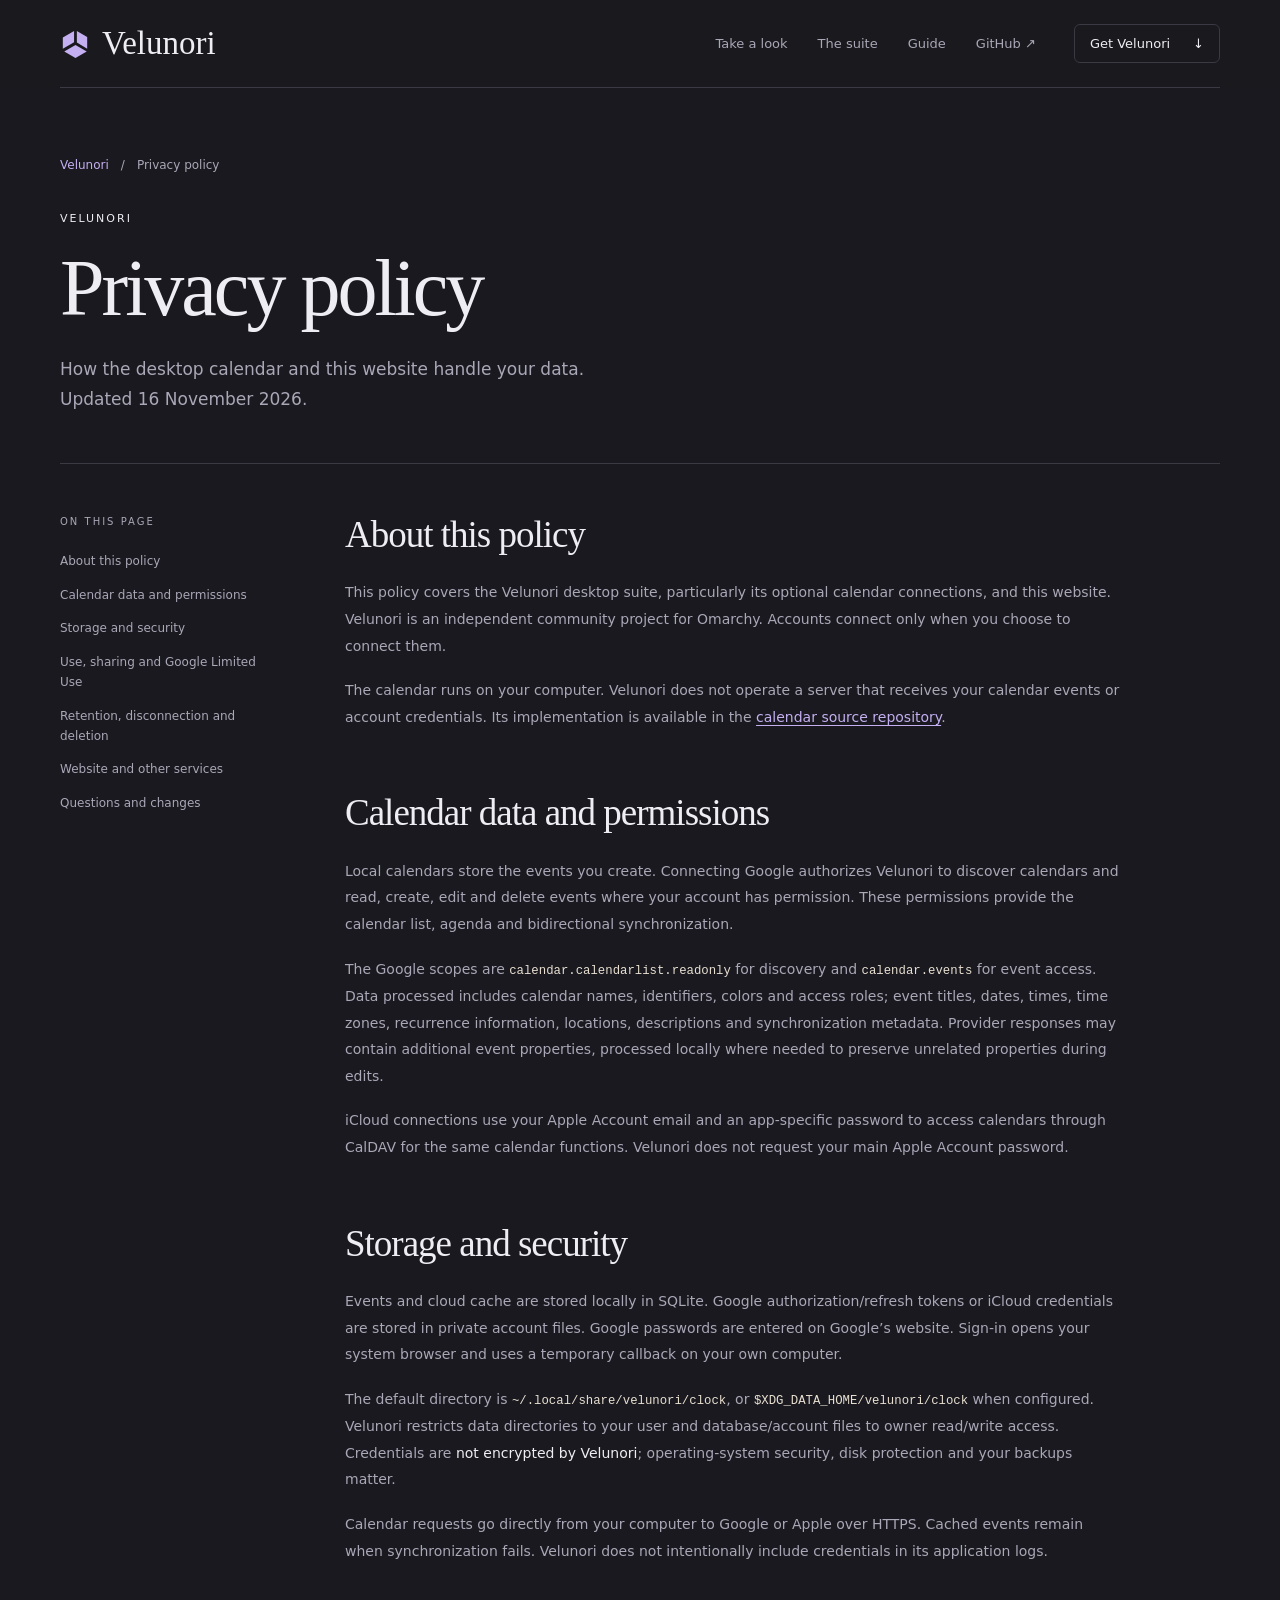
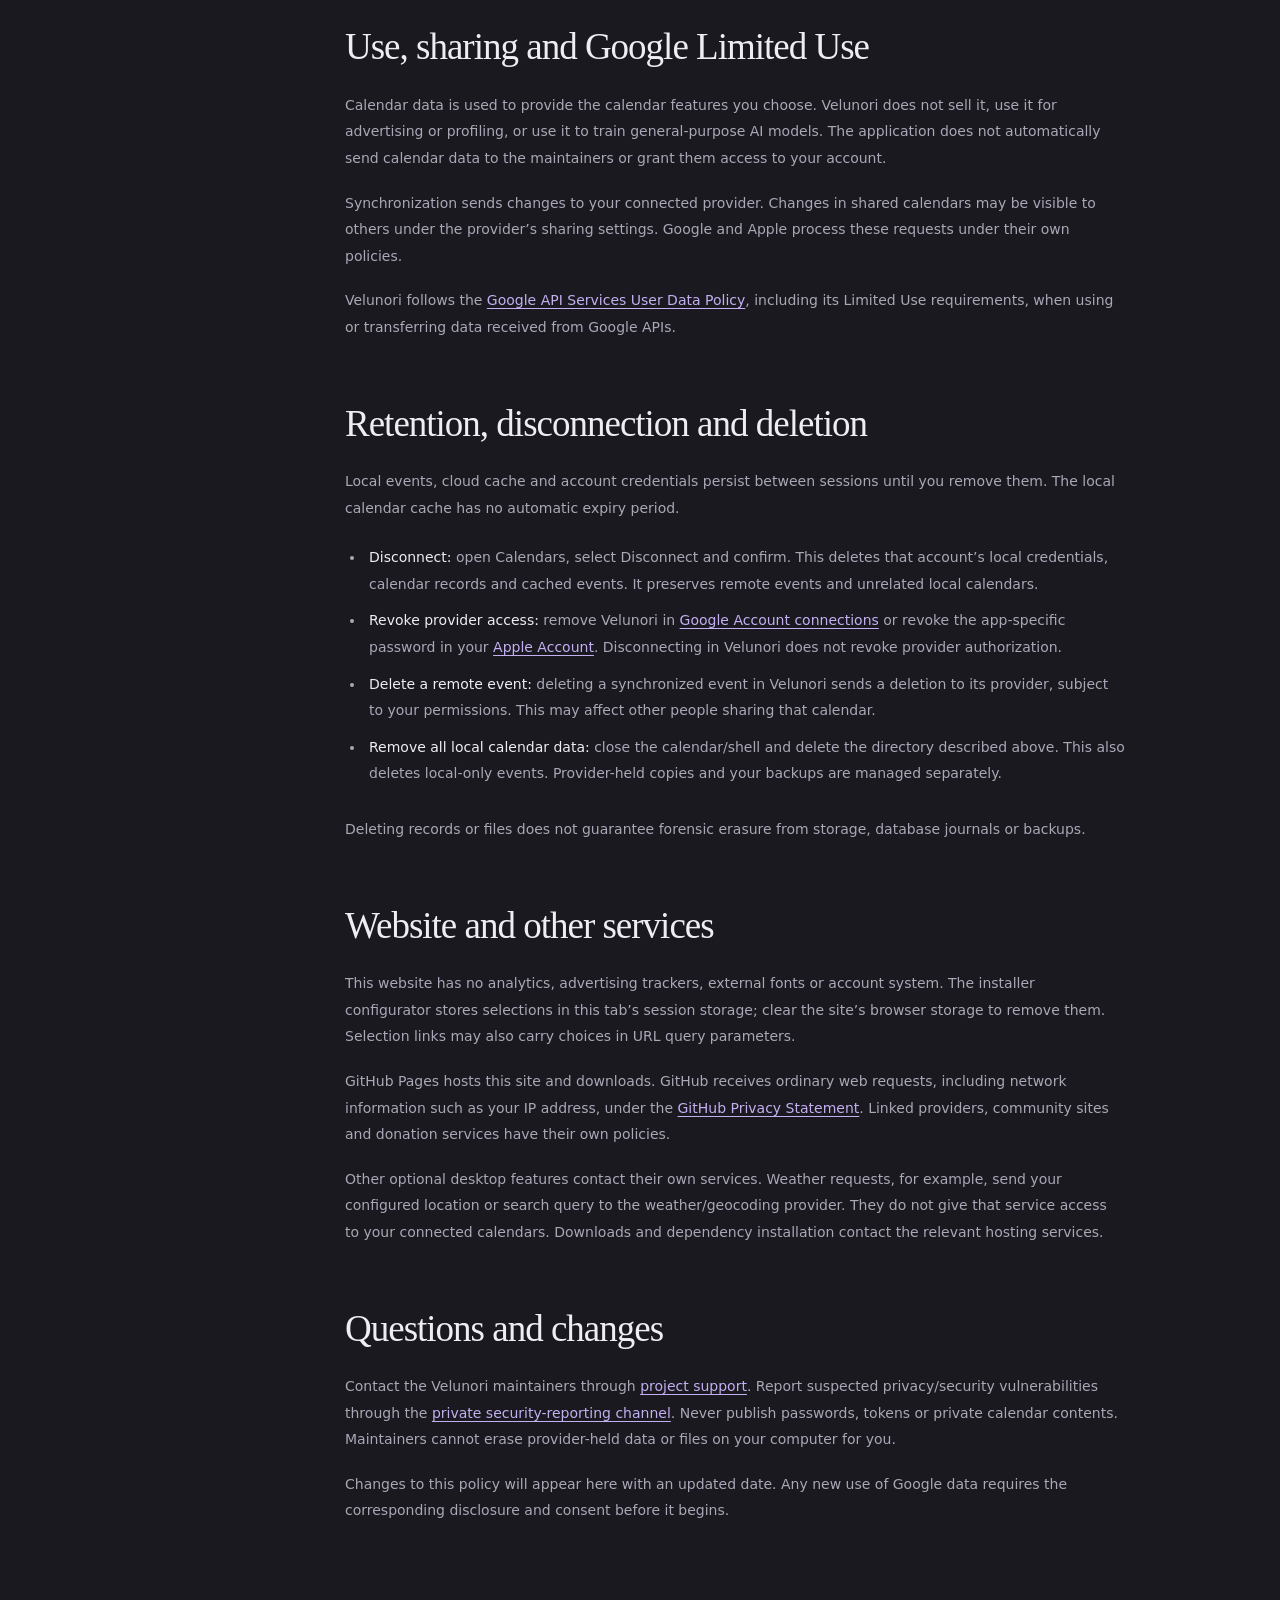
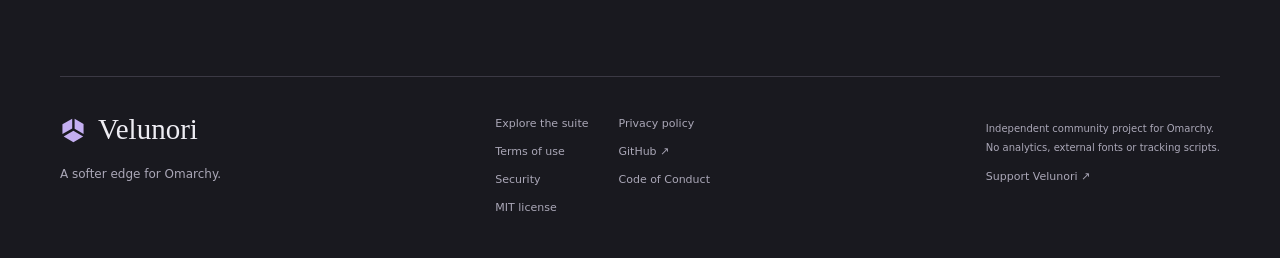
<file: privacy.html>
<!doctype html>
<html lang="en">
<head>
  <meta charset="utf-8">
  <meta name="viewport" content="width=device-width,initial-scale=1">
  <meta name="color-scheme" content="dark">
  <title>Privacy Policy — Velunori Calendar &amp; Website</title>
  <meta name="description" content="How Velunori accesses, uses and stores Google and iCloud calendar data, including local retention, deletion, provider access and website privacy.">
  <meta name="robots" content="index,follow,max-image-preview:large">
  <meta name="theme-color" content="#19191f">
  <link rel="canonical" href="https://velunori.github.io/privacy.html">
  <meta property="og:type" content="article">
  <meta property="og:site_name" content="Velunori">
  <meta property="og:locale" content="en_US">
  <meta property="og:title" content="Privacy Policy — Velunori Calendar &amp; Website">
  <meta property="og:description" content="How Velunori accesses, uses and stores Google and iCloud calendar data, including local retention, deletion, provider access and website privacy.">
  <meta property="og:url" content="https://velunori.github.io/privacy.html">
  <meta property="og:image" content="https://velunori.github.io/assets/social-card.png">
  <meta property="og:image:secure_url" content="https://velunori.github.io/assets/social-card.png">
  <meta property="og:image:type" content="image/png">
  <meta property="og:image:width" content="1200">
  <meta property="og:image:height" content="630">
  <meta property="og:image:alt" content="Velunori — a modular Omarchy desktop suite with floating bars, coordinated panels and the Dusk theme">
  <meta name="twitter:card" content="summary_large_image">
  <meta name="twitter:title" content="Privacy Policy — Velunori Calendar &amp; Website">
  <meta name="twitter:description" content="How Velunori accesses, uses and stores Google and iCloud calendar data, including local retention, deletion, provider access and website privacy.">
  <meta name="twitter:image" content="https://velunori.github.io/assets/social-card.png">
  <meta name="twitter:image:alt" content="Velunori modular desktop suite for Omarchy">
  <link rel="icon" href="assets/mark.svg" type="image/svg+xml">
  <link rel="icon" href="assets/favicon-32.png" type="image/png" sizes="32x32">
  <link rel="apple-touch-icon" href="assets/apple-touch-icon.png" sizes="180x180">
  <link rel="manifest" href="site.webmanifest">
  <link rel="stylesheet" href="styles.css">
  <script type="application/ld+json">{"@context":"https://schema.org","@graph":[{"@type":"Organization","@id":"https://velunori.github.io/#organization","name":"Velunori","url":"https://velunori.github.io/","logo":"https://velunori.github.io/assets/mark.svg"},{"@type":"WebSite","@id":"https://velunori.github.io/#website","url":"https://velunori.github.io/","name":"Velunori","inLanguage":"en","publisher":{"@id":"https://velunori.github.io/#organization"}},{"@type":"WebPage","@id":"https://velunori.github.io/privacy.html#page","name":"Privacy Policy \u2014 Velunori Calendar & Website","description":"How Velunori accesses, uses and stores Google and iCloud calendar data, including local retention, deletion, provider access and website privacy.","url":"https://velunori.github.io/privacy.html","inLanguage":"en","dateModified":"2026-11-16"},{"@type":"BreadcrumbList","itemListElement":[{"@type":"ListItem","position":1,"name":"Velunori","item":"https://velunori.github.io/"},{"@type":"ListItem","position":2,"name":"Privacy","item":"https://velunori.github.io/privacy.html"}]}]}</script>
  <script src="app.js" defer></script>
</head>
<body>
  <a class="skip-link" href="#main">Skip to content</a>
  <header class="site-header"><div class="container header-inner"><a class="brand" href="index.html" aria-label="Velunori home"><img src="assets/mark.svg" width="30" height="30" alt="">Velunori</a><button class="menu-toggle" type="button" aria-controls="site-nav" aria-expanded="false" hidden>Menu <span aria-hidden="true">+</span></button><nav id="site-nav" class="site-nav" aria-label="Main navigation"><a href="index.html#tour">Take a look</a><a href="index.html#components">The suite</a><a href="guide.html">Guide</a><a href="https://github.com/Velunori">GitHub <span aria-hidden="true">↗</span></a><a href="index.html#install" class="button button-small button-outline">Get Velunori <span aria-hidden="true">↓</span></a></nav></div></header>
  <main id="main" class="container">
    <header class="guide-header"><nav class="breadcrumbs" aria-label="Breadcrumb"><a href="index.html">Velunori</a><span aria-hidden="true">/</span><span>Privacy policy</span></nav><p class="eyebrow">VELUNORI</p><h1>Privacy policy</h1><p>How the desktop calendar and this website handle your data. Updated <time datetime="2026-11-16">16 November 2026</time>.</p></header>
    <div class="guide-layout"><nav class="guide-sidebar" aria-label="On this page"><p class="eyebrow">On this page</p><a href="#scope">About this policy</a><a href="#calendar-data">Calendar data and permissions</a><a href="#storage">Storage and security</a><a href="#use">Use, sharing and Google Limited Use</a><a href="#retention">Retention, disconnection and deletion</a><a href="#website">Website and other services</a><a href="#contact">Questions and changes</a></nav><div class="guide-content">
        <section id="scope" class="guide-section" aria-labelledby="scope-title"><h2 id="scope-title">About this policy</h2><p>This policy covers the Velunori desktop suite, particularly its optional calendar connections, and this website. Velunori is an independent community project for Omarchy. Accounts connect only when you choose to connect them.</p><p>The calendar runs on your computer. Velunori does not operate a server that receives your calendar events or account credentials. Its implementation is available in the <a href="https://github.com/Velunori/clock">calendar source repository</a>.</p></section>
        <section id="calendar-data" class="guide-section" aria-labelledby="calendar-data-title"><h2 id="calendar-data-title">Calendar data and permissions</h2><p>Local calendars store the events you create. Connecting Google authorizes Velunori to discover calendars and read, create, edit and delete events where your account has permission. These permissions provide the calendar list, agenda and bidirectional synchronization.</p><p>The Google scopes are <code>calendar.calendarlist.readonly</code> for discovery and <code>calendar.events</code> for event access. Data processed includes calendar names, identifiers, colors and access roles; event titles, dates, times, time zones, recurrence information, locations, descriptions and synchronization metadata. Provider responses may contain additional event properties, processed locally where needed to preserve unrelated properties during edits.</p><p>iCloud connections use your Apple Account email and an app-specific password to access calendars through CalDAV for the same calendar functions. Velunori does not request your main Apple Account password.</p></section>
        <section id="storage" class="guide-section" aria-labelledby="storage-title"><h2 id="storage-title">Storage and security</h2><p>Events and cloud cache are stored locally in SQLite. Google authorization/refresh tokens or iCloud credentials are stored in private account files. Google passwords are entered on Google’s website. Sign-in opens your system browser and uses a temporary callback on your own computer.</p><p>The default directory is <code>~/.local/share/velunori/clock</code>, or <code>$XDG_DATA_HOME/velunori/clock</code> when configured. Velunori restricts data directories to your user and database/account files to owner read/write access. Credentials are <strong>not encrypted by Velunori</strong>; operating-system security, disk protection and your backups matter.</p><p>Calendar requests go directly from your computer to Google or Apple over HTTPS. Cached events remain when synchronization fails. Velunori does not intentionally include credentials in its application logs.</p></section>
        <section id="use" class="guide-section" aria-labelledby="use-title"><h2 id="use-title">Use, sharing and Google Limited Use</h2><p>Calendar data is used to provide the calendar features you choose. Velunori does not sell it, use it for advertising or profiling, or use it to train general-purpose AI models. The application does not automatically send calendar data to the maintainers or grant them access to your account.</p><p>Synchronization sends changes to your connected provider. Changes in shared calendars may be visible to others under the provider’s sharing settings. Google and Apple process these requests under their own policies.</p><p>Velunori follows the <a href="https://developers.google.com/terms/api-services-user-data-policy">Google API Services User Data Policy</a>, including its Limited Use requirements, when using or transferring data received from Google APIs.</p></section>
        <section id="retention" class="guide-section" aria-labelledby="retention-title"><h2 id="retention-title">Retention, disconnection and deletion</h2><p>Local events, cloud cache and account credentials persist between sessions until you remove them. The local calendar cache has no automatic expiry period.</p><ul><li><strong>Disconnect:</strong> open Calendars, select Disconnect and confirm. This deletes that account’s local credentials, calendar records and cached events. It preserves remote events and unrelated local calendars.</li><li><strong>Revoke provider access:</strong> remove Velunori in <a href="https://myaccount.google.com/connections">Google Account connections</a> or revoke the app-specific password in your <a href="https://account.apple.com/">Apple Account</a>. Disconnecting in Velunori does not revoke provider authorization.</li><li><strong>Delete a remote event:</strong> deleting a synchronized event in Velunori sends a deletion to its provider, subject to your permissions. This may affect other people sharing that calendar.</li><li><strong>Remove all local calendar data:</strong> close the calendar/shell and delete the directory described above. This also deletes local-only events. Provider-held copies and your backups are managed separately.</li></ul><p>Deleting records or files does not guarantee forensic erasure from storage, database journals or backups.</p></section>
        <section id="website" class="guide-section" aria-labelledby="website-title"><h2 id="website-title">Website and other services</h2><p>This website has no analytics, advertising trackers, external fonts or account system. The installer configurator stores selections in this tab’s session storage; clear the site’s browser storage to remove them. Selection links may also carry choices in URL query parameters.</p><p>GitHub Pages hosts this site and downloads. GitHub receives ordinary web requests, including network information such as your IP address, under the <a href="https://docs.github.com/en/site-policy/privacy-policies/github-general-privacy-statement">GitHub Privacy Statement</a>. Linked providers, community sites and donation services have their own policies.</p><p>Other optional desktop features contact their own services. Weather requests, for example, send your configured location or search query to the weather/geocoding provider. They do not give that service access to your connected calendars. Downloads and dependency installation contact the relevant hosting services.</p></section>
        <section id="contact" class="guide-section" aria-labelledby="contact-title"><h2 id="contact-title">Questions and changes</h2><p>Contact the Velunori maintainers through <a href="https://github.com/Velunori/velunori/issues">project support</a>. Report suspected privacy/security vulnerabilities through the <a href="https://github.com/Velunori/velunori/security/advisories/new">private security-reporting channel</a>. Never publish passwords, tokens or private calendar contents. Maintainers cannot erase provider-held data or files on your computer for you.</p><p>Changes to this policy will appear here with an updated date. Any new use of Google data requires the corresponding disclosure and consent before it begins.</p></section>
    </div></div>
  </main>
  <footer class="site-footer container"><div><a class="brand" href="index.html"><img src="assets/mark.svg" width="26" height="26" alt="">Velunori</a><p>A softer edge for Omarchy.</p></div><nav aria-label="Footer navigation"><a href="index.html#tour">Explore the suite</a><a href="privacy.html">Privacy policy</a><a href="terms.html">Terms of use</a><a href="https://github.com/Velunori">GitHub ↗</a><a href="https://github.com/Velunori/.github/blob/main/SECURITY.md">Security</a><a href="https://github.com/Velunori/.github/blob/main/CODE_OF_CONDUCT.md">Code of Conduct</a><a href="https://github.com/Velunori/velunori/blob/main/LICENSE">MIT license</a></nav><span class="footer-note">Independent community project for Omarchy.<br>No analytics, external fonts or tracking scripts.<br><a class="donation-link" href="https://revolut.me/szalikdev" rel="external">Support Velunori ↗</a></span></footer>
</body>
</html>
</file>
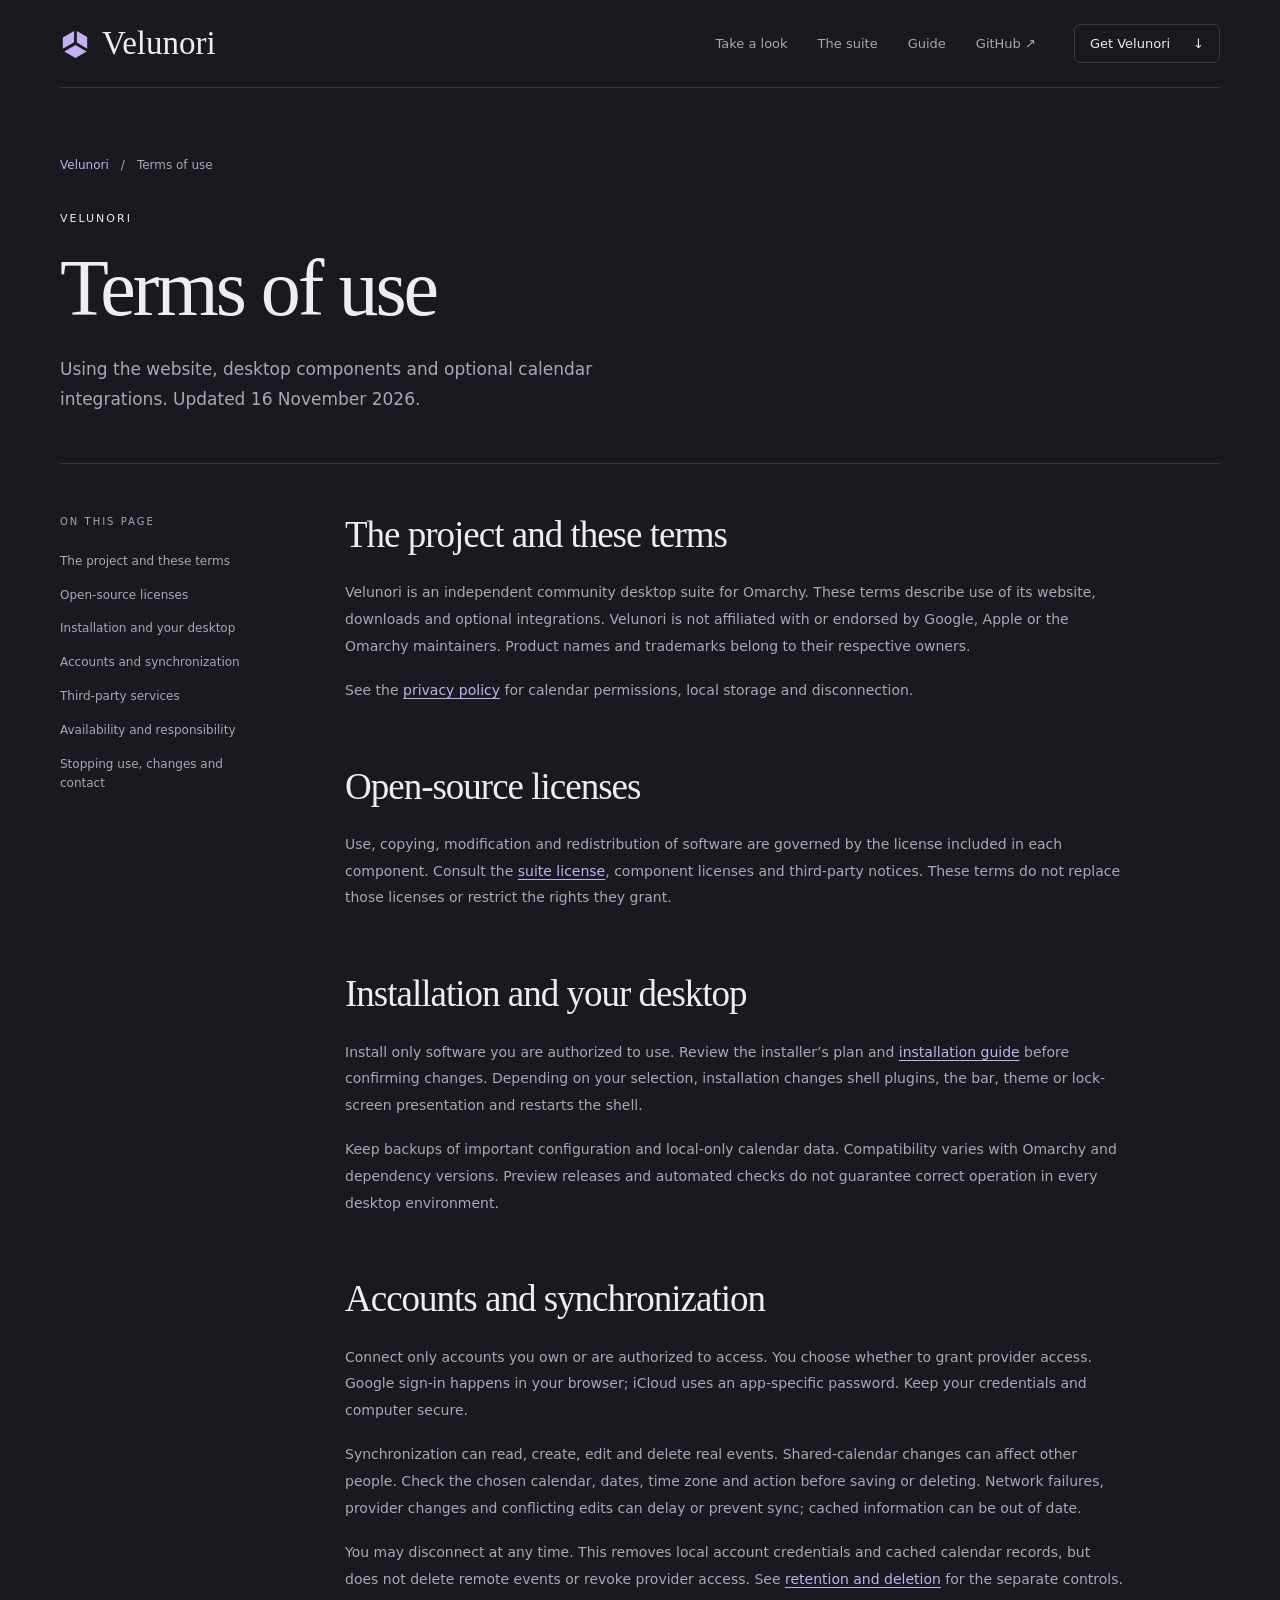
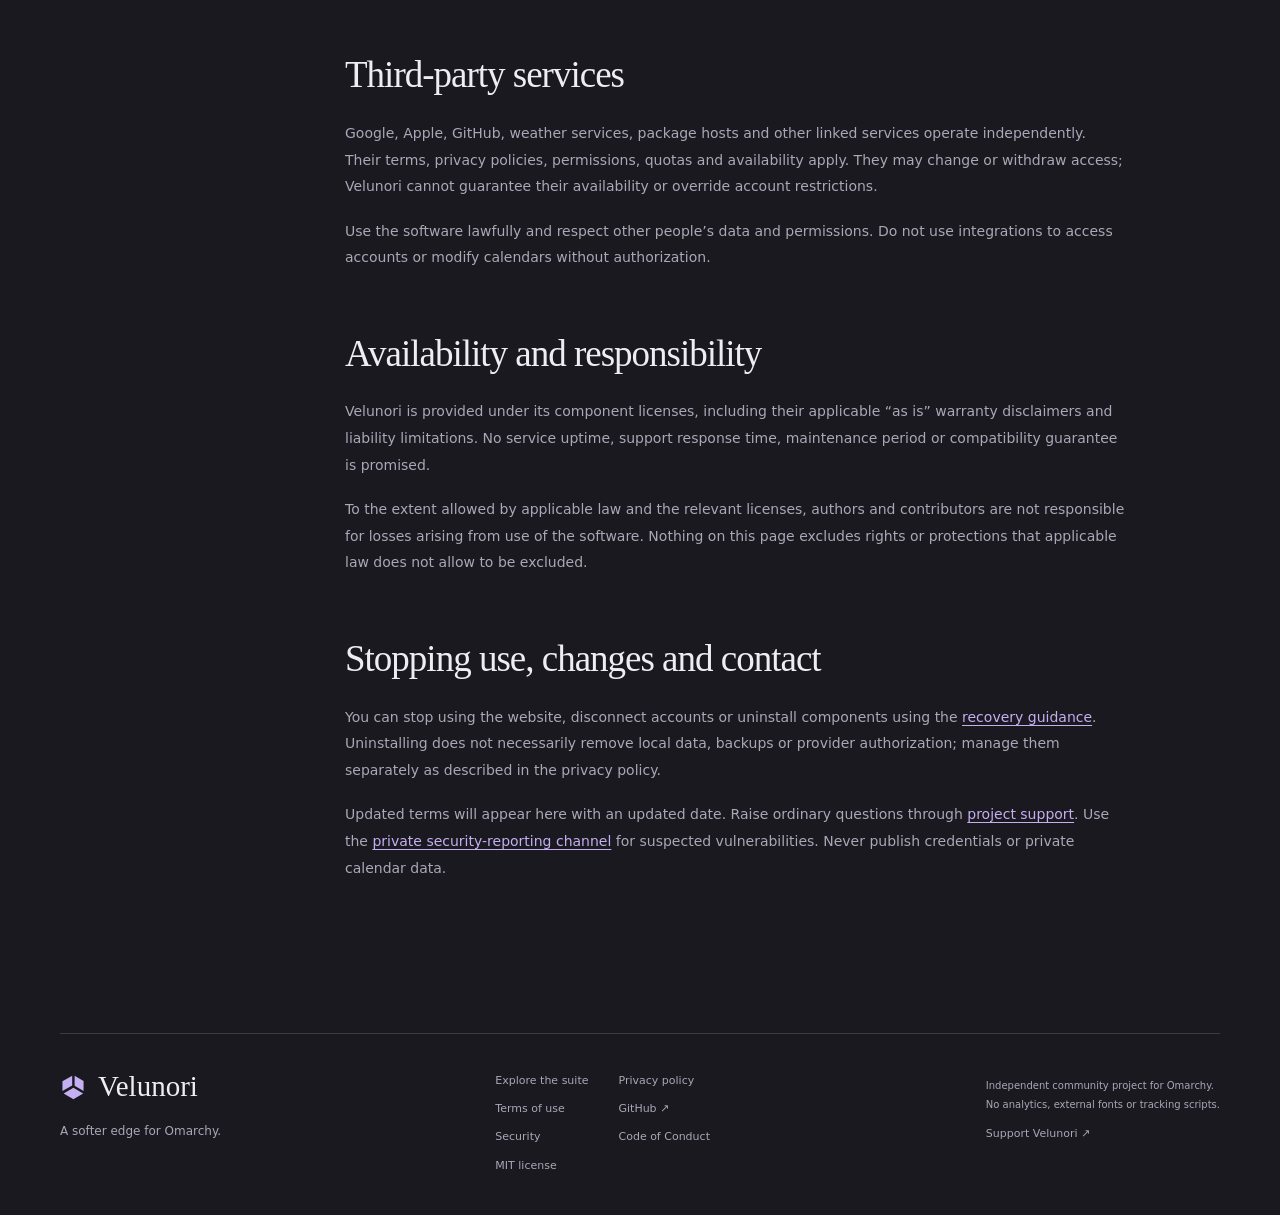
<file: terms.html>
<!doctype html>
<html lang="en">
<head>
  <meta charset="utf-8">
  <meta name="viewport" content="width=device-width,initial-scale=1">
  <meta name="color-scheme" content="dark">
  <title>Terms of Use — Velunori Desktop Suite</title>
  <meta name="description" content="Terms for the Velunori website and desktop suite, including open-source licenses, calendar connections, installation and third-party services.">
  <meta name="robots" content="index,follow,max-image-preview:large">
  <meta name="theme-color" content="#19191f">
  <link rel="canonical" href="https://velunori.github.io/terms.html">
  <meta property="og:type" content="article">
  <meta property="og:site_name" content="Velunori">
  <meta property="og:locale" content="en_US">
  <meta property="og:title" content="Terms of Use — Velunori Desktop Suite">
  <meta property="og:description" content="Terms for the Velunori website and desktop suite, including open-source licenses, calendar connections, installation and third-party services.">
  <meta property="og:url" content="https://velunori.github.io/terms.html">
  <meta property="og:image" content="https://velunori.github.io/assets/social-card.png">
  <meta property="og:image:secure_url" content="https://velunori.github.io/assets/social-card.png">
  <meta property="og:image:type" content="image/png">
  <meta property="og:image:width" content="1200">
  <meta property="og:image:height" content="630">
  <meta property="og:image:alt" content="Velunori — a modular Omarchy desktop suite with floating bars, coordinated panels and the Dusk theme">
  <meta name="twitter:card" content="summary_large_image">
  <meta name="twitter:title" content="Terms of Use — Velunori Desktop Suite">
  <meta name="twitter:description" content="Terms for the Velunori website and desktop suite, including open-source licenses, calendar connections, installation and third-party services.">
  <meta name="twitter:image" content="https://velunori.github.io/assets/social-card.png">
  <meta name="twitter:image:alt" content="Velunori modular desktop suite for Omarchy">
  <link rel="icon" href="assets/mark.svg" type="image/svg+xml">
  <link rel="icon" href="assets/favicon-32.png" type="image/png" sizes="32x32">
  <link rel="apple-touch-icon" href="assets/apple-touch-icon.png" sizes="180x180">
  <link rel="manifest" href="site.webmanifest">
  <link rel="stylesheet" href="styles.css">
  <script type="application/ld+json">{"@context":"https://schema.org","@graph":[{"@type":"Organization","@id":"https://velunori.github.io/#organization","name":"Velunori","url":"https://velunori.github.io/","logo":"https://velunori.github.io/assets/mark.svg"},{"@type":"WebSite","@id":"https://velunori.github.io/#website","url":"https://velunori.github.io/","name":"Velunori","inLanguage":"en","publisher":{"@id":"https://velunori.github.io/#organization"}},{"@type":"WebPage","@id":"https://velunori.github.io/terms.html#page","name":"Terms of Use \u2014 Velunori Desktop Suite","description":"Terms for the Velunori website and desktop suite, including open-source licenses, calendar connections, installation and third-party services.","url":"https://velunori.github.io/terms.html","inLanguage":"en","dateModified":"2026-11-16"},{"@type":"BreadcrumbList","itemListElement":[{"@type":"ListItem","position":1,"name":"Velunori","item":"https://velunori.github.io/"},{"@type":"ListItem","position":2,"name":"Terms","item":"https://velunori.github.io/terms.html"}]}]}</script>
  <script src="app.js" defer></script>
</head>
<body>
  <a class="skip-link" href="#main">Skip to content</a>
  <header class="site-header"><div class="container header-inner"><a class="brand" href="index.html" aria-label="Velunori home"><img src="assets/mark.svg" width="30" height="30" alt="">Velunori</a><button class="menu-toggle" type="button" aria-controls="site-nav" aria-expanded="false" hidden>Menu <span aria-hidden="true">+</span></button><nav id="site-nav" class="site-nav" aria-label="Main navigation"><a href="index.html#tour">Take a look</a><a href="index.html#components">The suite</a><a href="guide.html">Guide</a><a href="https://github.com/Velunori">GitHub <span aria-hidden="true">↗</span></a><a href="index.html#install" class="button button-small button-outline">Get Velunori <span aria-hidden="true">↓</span></a></nav></div></header>
  <main id="main" class="container">
    <header class="guide-header"><nav class="breadcrumbs" aria-label="Breadcrumb"><a href="index.html">Velunori</a><span aria-hidden="true">/</span><span>Terms of use</span></nav><p class="eyebrow">VELUNORI</p><h1>Terms of use</h1><p>Using the website, desktop components and optional calendar integrations. Updated <time datetime="2026-11-16">16 November 2026</time>.</p></header>
    <div class="guide-layout"><nav class="guide-sidebar" aria-label="On this page"><p class="eyebrow">On this page</p><a href="#project">The project and these terms</a><a href="#licenses">Open-source licenses</a><a href="#installation">Installation and your desktop</a><a href="#accounts">Accounts and synchronization</a><a href="#providers">Third-party services</a><a href="#availability">Availability and responsibility</a><a href="#contact">Stopping use, changes and contact</a></nav><div class="guide-content">
        <section id="project" class="guide-section" aria-labelledby="project-title"><h2 id="project-title">The project and these terms</h2><p>Velunori is an independent community desktop suite for Omarchy. These terms describe use of its website, downloads and optional integrations. Velunori is not affiliated with or endorsed by Google, Apple or the Omarchy maintainers. Product names and trademarks belong to their respective owners.</p><p>See the <a href="privacy.html">privacy policy</a> for calendar permissions, local storage and disconnection.</p></section>
        <section id="licenses" class="guide-section" aria-labelledby="licenses-title"><h2 id="licenses-title">Open-source licenses</h2><p>Use, copying, modification and redistribution of software are governed by the license included in each component. Consult the <a href="https://github.com/Velunori/velunori/blob/main/LICENSE">suite license</a>, component licenses and third-party notices. These terms do not replace those licenses or restrict the rights they grant.</p></section>
        <section id="installation" class="guide-section" aria-labelledby="installation-title"><h2 id="installation-title">Installation and your desktop</h2><p>Install only software you are authorized to use. Review the installer’s plan and <a href="guide.html">installation guide</a> before confirming changes. Depending on your selection, installation changes shell plugins, the bar, theme or lock-screen presentation and restarts the shell.</p><p>Keep backups of important configuration and local-only calendar data. Compatibility varies with Omarchy and dependency versions. Preview releases and automated checks do not guarantee correct operation in every desktop environment.</p></section>
        <section id="accounts" class="guide-section" aria-labelledby="accounts-title"><h2 id="accounts-title">Accounts and synchronization</h2><p>Connect only accounts you own or are authorized to access. You choose whether to grant provider access. Google sign-in happens in your browser; iCloud uses an app-specific password. Keep your credentials and computer secure.</p><p>Synchronization can read, create, edit and delete real events. Shared-calendar changes can affect other people. Check the chosen calendar, dates, time zone and action before saving or deleting. Network failures, provider changes and conflicting edits can delay or prevent sync; cached information can be out of date.</p><p>You may disconnect at any time. This removes local account credentials and cached calendar records, but does not delete remote events or revoke provider access. See <a href="privacy.html#retention">retention and deletion</a> for the separate controls.</p></section>
        <section id="providers" class="guide-section" aria-labelledby="providers-title"><h2 id="providers-title">Third-party services</h2><p>Google, Apple, GitHub, weather services, package hosts and other linked services operate independently. Their terms, privacy policies, permissions, quotas and availability apply. They may change or withdraw access; Velunori cannot guarantee their availability or override account restrictions.</p><p>Use the software lawfully and respect other people’s data and permissions. Do not use integrations to access accounts or modify calendars without authorization.</p></section>
        <section id="availability" class="guide-section" aria-labelledby="availability-title"><h2 id="availability-title">Availability and responsibility</h2><p>Velunori is provided under its component licenses, including their applicable “as is” warranty disclaimers and liability limitations. No service uptime, support response time, maintenance period or compatibility guarantee is promised.</p><p>To the extent allowed by applicable law and the relevant licenses, authors and contributors are not responsible for losses arising from use of the software. Nothing on this page excludes rights or protections that applicable law does not allow to be excluded.</p></section>
        <section id="contact" class="guide-section" aria-labelledby="contact-title"><h2 id="contact-title">Stopping use, changes and contact</h2><p>You can stop using the website, disconnect accounts or uninstall components using the <a href="guide.html#recovery">recovery guidance</a>. Uninstalling does not necessarily remove local data, backups or provider authorization; manage them separately as described in the privacy policy.</p><p>Updated terms will appear here with an updated date. Raise ordinary questions through <a href="https://github.com/Velunori/velunori/issues">project support</a>. Use the <a href="https://github.com/Velunori/velunori/security/advisories/new">private security-reporting channel</a> for suspected vulnerabilities. Never publish credentials or private calendar data.</p></section>
    </div></div>
  </main>
  <footer class="site-footer container"><div><a class="brand" href="index.html"><img src="assets/mark.svg" width="26" height="26" alt="">Velunori</a><p>A softer edge for Omarchy.</p></div><nav aria-label="Footer navigation"><a href="index.html#tour">Explore the suite</a><a href="privacy.html">Privacy policy</a><a href="terms.html">Terms of use</a><a href="https://github.com/Velunori">GitHub ↗</a><a href="https://github.com/Velunori/.github/blob/main/SECURITY.md">Security</a><a href="https://github.com/Velunori/.github/blob/main/CODE_OF_CONDUCT.md">Code of Conduct</a><a href="https://github.com/Velunori/velunori/blob/main/LICENSE">MIT license</a></nav><span class="footer-note">Independent community project for Omarchy.<br>No analytics, external fonts or tracking scripts.<br><a class="donation-link" href="https://revolut.me/szalikdev" rel="external">Support Velunori ↗</a></span></footer>
</body>
</html>
</file>
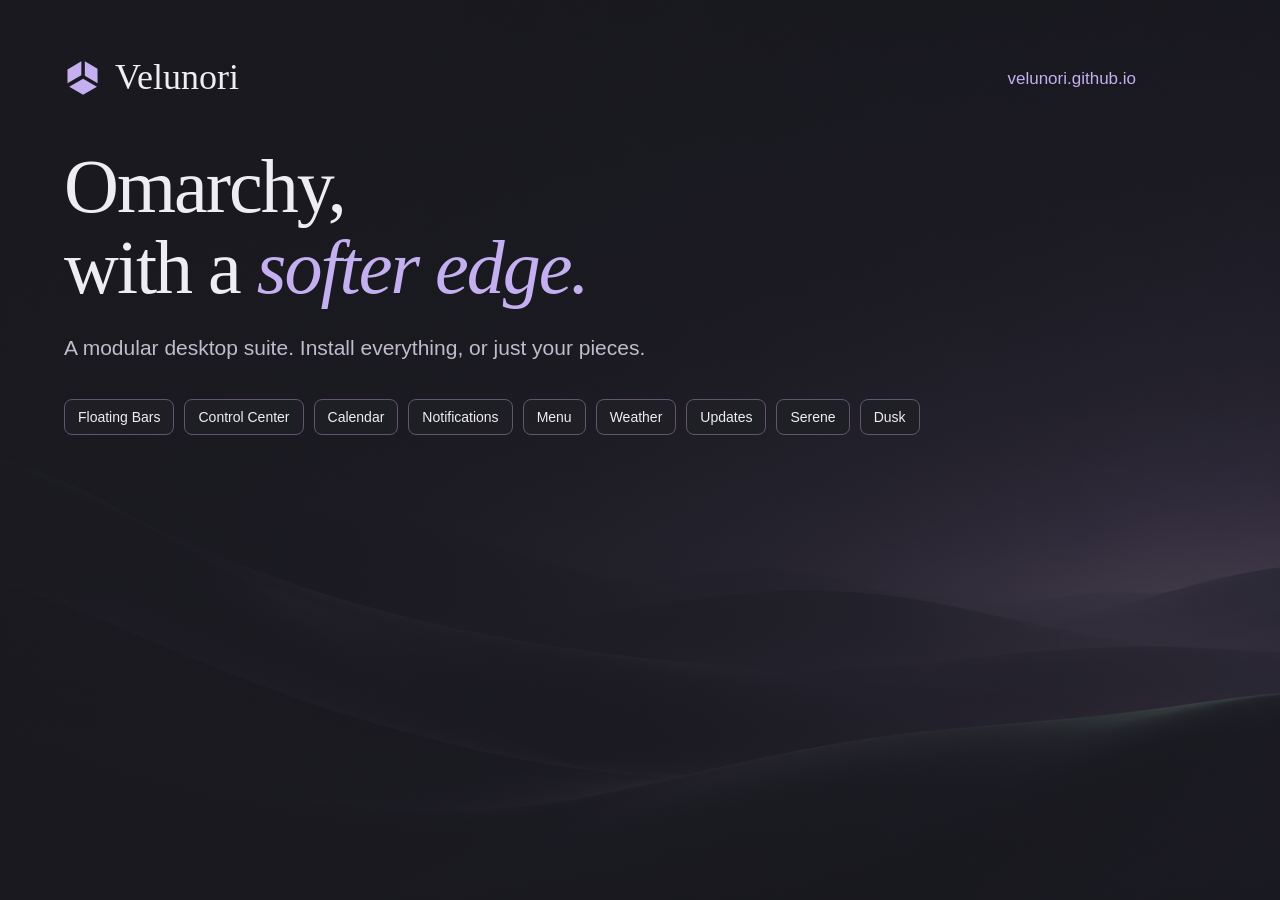
<file: scripts/social-card.html>
<!doctype html><html lang="en"><head><meta charset="utf-8"><meta name="robots" content="noindex"><title>Velunori social card source</title><style>
*{box-sizing:border-box}html,body{margin:0;width:1200px;height:630px;overflow:hidden}body{background:#19191f;color:#eeedf3;font-family:Arial,sans-serif}.wall{position:absolute;inset:0;width:100%;height:100%;object-fit:cover;opacity:.37}.shade{position:absolute;inset:0;background:linear-gradient(90deg,#19191ff2,#19191f55)}main{position:relative;padding:56px 64px;height:100%}.brand{display:flex;gap:14px;align-items:center;font:36px Georgia,serif}.brand img{width:37px;height:37px}h1{font:76px/1.06 Georgia,serif;font-weight:400;letter-spacing:-2px;margin:48px 0 25px}h1 em{color:#c4aff1}p{font-size:21px;color:#c1bbcb;line-height:1.5;margin:0}.tags{display:flex;gap:10px;flex-wrap:wrap;width:1000px;margin-top:35px}.tags span{font-size:14px;border:1px solid #63556f;border-radius:8px;background:#202026cc;padding:9px 13px}.url{position:absolute;right:64px;top:69px;color:#c4aff1;font-size:17px}
</style></head><body><img class="wall" src="../assets/dusk.png" alt=""><div class="shade"></div><main><div class="brand"><img src="../assets/mark.svg" alt="">Velunori</div><span class="url">velunori.github.io</span><h1>Omarchy,<br>with a <em>softer edge.</em></h1><p>A modular desktop suite. Install everything, or just your pieces.</p><div class="tags"><span>Floating Bars</span><span>Control Center</span><span>Calendar</span><span>Notifications</span><span>Menu</span><span>Weather</span><span>Updates</span><span>Serene</span><span>Dusk</span></div></main></body></html>
</file>
<file: styles.css>
/* Dusk: graphite surfaces, editorial type, and Velunori's established accents. */
:root{color-scheme:dark;--bg:#19191f;--surface:#202026;--surface-raised:#27262e;--text:#eeedf3;--muted:#aaa7b7;--accent:#c4aff1;--mint:#a0ddbf;--pearl:#e8dfd1;--line:#3b3944;--serif:Georgia,"Times New Roman",serif;--sans:system-ui,-apple-system,BlinkMacSystemFont,"Segoe UI",sans-serif;--mono:"SFMono-Regular",Consolas,"Liberation Mono",monospace}
*{box-sizing:border-box}html{scroll-behavior:smooth;scroll-padding-top:110px}body{margin:0;background:var(--bg);color:var(--text);font:16px/1.65 var(--sans);-webkit-font-smoothing:antialiased}a{color:inherit;text-decoration:none}button,input{font:inherit}button,a,input,summary{-webkit-tap-highlight-color:transparent}button{cursor:pointer}button:disabled{cursor:default}a:focus-visible,button:focus-visible,input:focus-visible,summary:focus-visible,[tabindex]:focus-visible{outline:2px solid var(--accent);outline-offset:5px}button:hover,a:hover{color:var(--accent)}button:focus:not(:focus-visible){outline:none}img{display:block;max-width:100%;height:auto}figure,h1,h2,h3,p{margin:0}button{color:inherit}h1,h2,h3{font-weight:400}h1,h2{font-family:var(--serif)}h2{font-size:clamp(38px,4.7vw,62px);line-height:1.08;letter-spacing:-1.8px}h3{line-height:1.35}em{font-weight:400}pre,code{font-family:var(--mono)}p code,li code,dd code{font-size:.88em;color:var(--pearl);overflow-wrap:anywhere}ul{padding-left:1.2em}::selection{background:#494151;color:var(--text)}[hidden]{display:none!important}.container{width:min(1160px,calc(100% - 80px));margin-inline:auto}.section-space{margin-top:128px}.eyebrow{text-transform:uppercase;letter-spacing:2px;font-size:11px;font-weight:500;line-height:1.6}.fineprint{font-size:12px;line-height:1.7;color:var(--muted)}.status-dot{display:inline-block;background:var(--accent);width:6px;height:6px;border-radius:50%;margin:0 9px 1px 0}.small-number{font:12px var(--mono);color:var(--accent)}.sr-only{position:absolute;width:1px;height:1px;padding:0;margin:-1px;overflow:hidden;clip:rect(0,0,0,0);white-space:nowrap;border:0}.skip-link{position:fixed;left:16px;top:-100px;z-index:100;background:var(--accent);color:var(--bg);padding:10px 18px}.skip-link:focus{top:16px}.button{display:inline-flex;align-items:center;justify-content:space-between;gap:36px;border:1px solid var(--accent);border-radius:6px;background:var(--accent);color:#202026;padding:13px 20px;font-size:14px;line-height:1.5;font-weight:500;transition:background .18s,border-color .18s}.button:hover{background:#d5c4f7;border-color:#d5c4f7;color:#202026}.button-outline{background:transparent;border-color:var(--line);color:var(--text)}.button-outline:hover{background:var(--surface);border-color:var(--accent);color:var(--text)}.button-small{padding:9px 15px;font-size:13px;gap:23px}.text-link{color:var(--accent);font-size:14px;display:inline-flex;align-items:center;gap:14px;line-height:1.6}.text-link:hover{text-decoration:underline;text-underline-offset:5px}
.site-header{position:sticky;top:0;z-index:20;background:rgb(25 25 31 / 96%);backdrop-filter:blur(16px)}.header-inner{display:flex;justify-content:space-between;align-items:center;gap:32px;min-height:88px;border-bottom:1px solid var(--line)}.brand{display:inline-flex;align-items:center;gap:12px;font:33px/1 var(--serif);white-space:nowrap}.brand:hover{color:var(--text)}.brand img{flex:none}.site-nav{display:flex;align-items:center;gap:30px;font-size:13px;color:var(--muted)}.site-nav .button{margin-left:8px}.site-nav [aria-current=page]{color:var(--text)}.menu-toggle{display:none;background:none;border:1px solid var(--line);border-radius:6px;padding:9px 13px;font-size:13px}
.hero{padding-top:68px}.hero-intro{display:grid;grid-template-columns:1.55fr 1fr;gap:48px;align-items:end;padding-bottom:44px}.hero h1{font-size:clamp(55px,7.2vw,92px);line-height:1.02;letter-spacing:-3.7px;margin-top:26px}.hero h1 em{color:var(--accent)}.hero-aside{padding-bottom:5px}.hero-aside>p:first-child{font-size:18px;line-height:1.7;color:var(--muted);margin-bottom:24px}.hero-aside .fineprint{margin-top:16px}.desktop-stage{--demo-accent:var(--accent);position:relative;isolation:isolate;height:490px;border:1px solid #514b5e;border-radius:15px;overflow:hidden;background:#2e293b}.wallpaper{position:absolute;inset:0;width:100%;height:100%;object-fit:cover;object-position:50% 65%;z-index:-1}.desktop-stage[data-accent=mint]{--demo-accent:var(--mint)}.desktop-stage[data-accent=pearl]{--demo-accent:var(--pearl)}.demo-bar{margin:24px auto 0;max-width:700px;width:72%;display:flex;align-items:center;justify-content:space-between;background:var(--surface);border:1px solid #5a5464;border-radius:40px;padding:0 20px;min-height:45px;gap:16px;font-size:11px;transition:width .3s,background .3s,border-color .3s}.bar-group{display:flex;align-items:center;gap:14px;white-space:nowrap;min-height:43px}.bar-left{width:30%}.bar-center{justify-content:center;gap:10px;flex:1}.bar-date{color:#b4afc0;font-size:10px}.bar-right{justify-content:flex-end;width:30%;color:var(--demo-accent)}.bar-left img{width:20px;height:20px}.workspace-dots{display:flex;align-items:center;gap:6px}.workspace-dots b{width:18px;height:5px;border-radius:7px;background:var(--demo-accent)}.workspace-dots i{width:5px;height:5px;border-radius:50%;background:#8c8798}.desktop-stage[data-layout=orbit] .demo-bar{width:calc(100% - 48px);max-width:none;background:transparent;border-color:transparent;padding:0;gap:24px}.desktop-stage[data-layout=orbit] .bar-group{background:var(--surface);border:1px solid #5a5464;border-radius:30px;padding:0 16px;width:auto}.desktop-stage[data-layout=orbit] .bar-center{flex:none}.wallpaper-quote{position:absolute;left:6.5%;top:40%;font:clamp(40px,5vw,66px)/1.08 var(--serif);letter-spacing:-1.7px;color:#f1edf7}.appearance-preview{position:absolute;width:210px;right:12%;top:102px;border-radius:10px;box-shadow:0 18px 42px #100d1d66}.wallpaper-label{position:absolute;right:24px;bottom:20px;color:#e8e0f3;font-size:9px;letter-spacing:1.7px;text-transform:uppercase}.desktop-caption{display:flex;justify-content:space-between;gap:20px;margin-top:14px;color:var(--muted);font-size:10px}.desktop-caption .eyebrow{font-size:9px}.preview-controls{display:flex;justify-content:space-between;gap:20px;align-items:center;padding:22px 0 0;flex-wrap:wrap}.control-group{display:flex;gap:14px;align-items:center;flex-wrap:wrap}.control-label{font-size:12px;color:var(--muted)}.segmented{display:flex;background:var(--surface);padding:4px;border:1px solid var(--line);border-radius:8px}.segmented button{background:none;border:none;border-radius:4px;color:var(--muted);padding:6px 15px;font-size:12px}.segmented button[aria-pressed=true]{background:var(--surface-raised);color:var(--text);box-shadow:0 1px 4px #0003}.accent-buttons{display:flex;gap:6px;flex-wrap:wrap}.accent-buttons button{display:flex;align-items:center;gap:7px;background:none;border:1px solid transparent;padding:8px;border-radius:6px;color:var(--muted);font-size:12px}.accent-buttons button[aria-pressed=true]{border-color:var(--line);color:var(--text)}.swatch{width:12px;height:12px;border-radius:50%;display:inline-block}.swatch.lavender{background:var(--accent)}.swatch.mint{background:var(--mint)}.swatch.pearl{background:var(--pearl)}
.section-intro>.eyebrow,.section-heading .eyebrow{color:var(--muted);margin-bottom:17px}.section-intro>p:last-child{margin-top:20px;color:var(--muted);font-size:17px;line-height:1.8}.principle-grid{display:grid;grid-template-columns:repeat(3,1fr);gap:42px;margin-top:47px;border-top:1px solid var(--line);padding-top:29px}.principle-grid h3{font:25px var(--serif);margin:18px 0 12px;letter-spacing:-.5px}.principle-grid p{font-size:14px;color:var(--muted);line-height:1.85}.section-heading{display:flex;justify-content:space-between;align-items:end;gap:40px;margin-bottom:35px}.section-heading>p{color:var(--muted);font-size:14px;padding-bottom:4px;line-height:1.8}.tour-section{background:var(--surface);padding:70px 0}.tour-tabs{display:flex;gap:4px;flex-wrap:wrap;margin-bottom:30px;padding-bottom:15px;border-bottom:1px solid var(--line)}.tour-tabs button{font-size:12px;padding:9px 14px;background:none;border:1px solid transparent;border-radius:6px;color:var(--muted)}.tour-tabs button[aria-selected=true]{color:var(--text);border-color:#58515f;background:#302b39}.tour-panel{display:grid;grid-template-columns:1.4fr 1fr;gap:45px;align-items:center}.tour-image{position:relative;min-width:0;border:1px solid #514555;border-radius:11px;overflow:hidden;background:#362c3e}.tour-image>img{width:100%;height:auto;aspect-ratio:16/9;object-fit:contain}.enlarge-button{position:absolute;bottom:12px;right:12px;padding:7px 10px;background:#202026eb;border:1px solid #64576b;border-radius:5px;font-size:11px}.tour-copy>.eyebrow{color:var(--accent);font-size:10px;margin-bottom:13px}.tour-copy h3{font:clamp(30px,3.3vw,43px)/1.08 var(--serif);letter-spacing:-1px;margin-bottom:20px}.tour-copy>p{font-size:14px;color:var(--muted);line-height:1.8}.feature-list{list-style:none;padding:0;margin:19px 0 22px;font-size:12px;color:#d5d0e1}.feature-list li{padding:6px 0 6px 15px;position:relative}.feature-list li:before{content:"";position:absolute;left:0;top:14px;width:4px;height:4px;border-radius:50%;background:var(--accent)}.tour-copy .tour-footnote{font-size:11px;line-height:1.7;margin-top:18px}.tour-footnote a{color:var(--accent);text-decoration:underline}.component-list{display:grid;grid-template-columns:1fr 1fr;column-gap:60px}.component{display:flex;gap:20px;align-items:center;border-bottom:1px solid var(--line);padding:24px 0;min-width:0}.component .small-number{align-self:flex-start;margin-top:7px}.component>span:last-child{margin-left:auto;color:var(--muted);padding-left:8px}.component h3{font:24px var(--serif);letter-spacing:-.4px}.component p{font-size:12px;color:var(--muted);margin-top:6px}.component:hover h3{color:var(--accent)}.component-bundle{gap:16px}.component-bundle img{flex:none}.component-bundle h3{font-size:22px}.component-bundle>a{margin-left:auto;white-space:nowrap;font-size:12px}.component-bundle p{max-width:270px}
.install-section{background:var(--surface);padding:75px 0}.install-grid{display:grid;grid-template-columns:1fr 1.2fr;gap:80px}.install-copy>.eyebrow{color:var(--muted);margin-bottom:20px}.install-copy>p:not(.eyebrow){color:var(--muted);font-size:15px;line-height:1.85;margin:24px 0 17px;max-width:350px}.install-options{margin-top:35px}.install-options fieldset{border:0;margin:0;padding:0}.install-options legend{font-size:13px;color:var(--text);padding:0 0 15px}.install-options label{display:flex;gap:12px;align-items:flex-start;padding:14px 0;border-top:1px solid var(--line);cursor:pointer}.install-options input{accent-color:var(--accent);width:17px;height:17px;margin:3px 0 0;flex:none;cursor:pointer}.install-options strong{font-size:13px;font-weight:500;display:block}.install-options small{display:block;color:var(--muted);font-size:11px;line-height:1.7;margin-top:3px}.install-code-area{min-width:0}.code-window{background:var(--bg);border:1px solid #494350;border-radius:10px;overflow:hidden}.code-heading{display:flex;align-items:center;justify-content:space-between;gap:12px;padding:15px 18px;border-bottom:1px solid var(--line);font-size:11px;color:var(--muted);min-height:57px}.terminal-dots{font-size:8px;letter-spacing:3px;color:#797180;margin-right:12px}.copy-button{background:var(--surface-raised);border:1px solid #544b60;color:var(--text);padding:6px 10px;font-size:11px;border-radius:5px;white-space:nowrap}.code-window pre{padding:23px 21px;margin:0;font:12px/2 var(--mono);white-space:pre-wrap;overflow-wrap:anywhere;color:#d9c6fa}.code-window code{font:inherit}.code-footer{border-top:1px solid var(--line);padding:12px 18px;color:var(--muted);font-size:10px;line-height:1.7}.copy-status{font-size:11px;color:var(--mint);min-height:24px;margin-top:7px}.install-notes{border-left:1px solid #645572;padding-left:17px;margin:12px 0 24px}.install-notes p{font-size:12px;line-height:1.85;color:var(--muted);margin-bottom:12px}.install-notes strong{font-weight:500;color:var(--text)}.install-notes p:last-child{margin-bottom:0}.install-notes .fineprint{font-size:11px}.faq{display:grid;grid-template-columns:.9fr 1.2fr;gap:70px}.faq .section-intro{max-width:370px}.faq-list details{border-top:1px solid var(--line)}.faq-list details:last-child{border-bottom:1px solid var(--line)}summary{list-style:none;cursor:pointer;padding:20px 30px 20px 0;position:relative;font-size:14px}summary::-webkit-details-marker{display:none}summary:after{content:"+";position:absolute;right:5px;top:20px;font-size:19px;color:var(--accent);line-height:1}details[open]>summary:after{content:"−"}.faq-list details p{padding:0 20px 22px 0;color:var(--muted);font-size:13px;line-height:1.9}.faq-list a{color:var(--accent);text-decoration:underline;text-underline-offset:3px}.community{display:grid;grid-template-columns:1.4fr 1fr;gap:80px;border-top:1px solid var(--line);padding-top:56px}.community .eyebrow{color:var(--muted);margin-bottom:19px}.community h2{font-size:clamp(36px,4vw,52px)}.community p:not(.eyebrow){color:var(--muted);font-size:14px;margin-top:23px}.community-links{align-self:center}.community-links>a{display:flex;justify-content:space-between;gap:25px;padding:18px 0;border-bottom:1px solid var(--line);font-size:14px}.community-links>a:first-child{border-top:1px solid var(--line)}.community-links span{color:var(--accent)}.site-footer{display:flex;justify-content:space-between;gap:40px;border-top:1px solid var(--line);margin-top:90px;padding:38px 0 40px}.site-footer .brand{font-size:29px}.site-footer p{color:var(--muted);font-size:12px;margin-top:14px}.site-footer nav{display:grid;grid-template-columns:1fr 1fr;gap:10px 30px;font-size:11px;color:var(--muted)}.footer-note{font-size:10px;line-height:1.9;color:var(--muted);align-self:start;padding-top:4px}.image-dialog{border:1px solid #6a5b78;border-radius:12px;background:var(--bg);color:var(--text);padding:0;max-width:min(1280px,95vw);max-height:90vh;overflow:auto}.image-dialog::backdrop{background:#0c0912d9;backdrop-filter:blur(5px)}.dialog-top{position:sticky;top:0;display:flex;justify-content:space-between;align-items:center;gap:30px;padding:14px 20px;background:var(--bg);border-bottom:1px solid var(--line)}.dialog-top h2{font:15px var(--sans);letter-spacing:0}.dialog-top button{background:none;border:1px solid var(--line);border-radius:5px;padding:6px 12px;font-size:12px}.image-dialog>img{width:100%;max-height:75vh;object-fit:contain}.no-scroll{overflow:hidden}
/* Native panel captures sit on the theme wallpaper rather than a documentation backdrop. */
.tour-image.panel-stage{height:410px;display:grid;place-items:center;background:#292332 url("assets/dusk.png") center/cover}
.tour-image.panel-stage>img{width:auto;height:auto;max-height:365px;max-width:calc(100% - 42px);aspect-ratio:auto;border:1px solid #4e4759;border-radius:9px;box-shadow:0 14px 35px #14101c55}
/* Guide */
.guide-header{padding-top:68px;padding-bottom:48px;border-bottom:1px solid var(--line)}.breadcrumbs{display:flex;gap:12px;color:var(--muted);font-size:12px;margin-bottom:34px}.breadcrumbs a{color:var(--accent)}.guide-header h1{font-size:clamp(53px,6.5vw,80px);line-height:1.04;letter-spacing:-3px;margin:20px 0 23px}.guide-header h1 em{color:var(--accent)}.guide-header>p:last-child{max-width:590px;color:var(--muted);font-size:17px;line-height:1.8}.guide-layout{display:grid;grid-template-columns:210px minmax(0,1fr);gap:75px;padding-top:50px}.guide-sidebar{position:sticky;top:125px;align-self:start;font-size:12px;display:grid;gap:14px}.guide-sidebar .eyebrow{margin-bottom:8px;color:var(--muted);font-size:10px}.guide-sidebar a{color:var(--muted)}.guide-sidebar a:hover{color:var(--accent)}.guide-content{min-width:0;max-width:780px}.guide-section{margin-bottom:62px;scroll-margin-top:115px}.guide-section h2{font-size:37px;line-height:1.15;margin-bottom:23px;letter-spacing:-1px}.guide-section h3{font:23px var(--serif);margin:28px 0 14px}.guide-section p,.guide-section li{font-size:14px;line-height:1.9;color:var(--muted)}.guide-section p{margin-bottom:18px}.guide-section strong{color:var(--text);font-weight:500}.guide-section a:not(.button){color:var(--accent);text-decoration:underline;text-underline-offset:3px}.guide-section ul,.guide-section ol{margin:12px 0 24px;padding-left:20px}.guide-section li{padding:5px 0 5px 4px}.guide-section .code-window{margin:21px 0 0}.guide-section .copy-status{margin-bottom:12px}.guide-section .install-options{margin:23px 0}.guide-section .install-options > label{padding:12px 0}.guide-callout{padding:20px 23px;background:var(--surface);border-left:2px solid var(--accent);margin:23px 0}.guide-callout p:last-child{margin-bottom:0}.requirements-list{display:grid;grid-template-columns:140px minmax(0,1fr);gap:0;margin:20px 0}.requirements-list dt,.requirements-list dd{border-top:1px solid var(--line);padding:14px 0;font-size:13px;margin:0}.requirements-list dt{color:var(--text)}.requirements-list dd{color:var(--muted);padding-left:20px;line-height:1.8}.guide-related{display:flex;gap:12px;flex-wrap:wrap}.guide-related .button{font-size:12px;padding:10px 15px;gap:20px}
@media(min-width:1600px){.hero{padding-top:80px}.desktop-stage{height:520px}.appearance-preview{width:225px;right:13%;top:110px}}
@media(max-width:1050px){.container{width:calc(100% - 56px)}.site-nav{gap:20px}.hero-intro{gap:32px;grid-template-columns:1.5fr 1fr}.hero h1{font-size:68px}.hero-aside>p:first-child{font-size:16px}.desktop-stage{height:420px}.appearance-preview{width:185px;right:10%;top:100px}.wallpaper-quote{font-size:51px}.tour-panel{gap:28px;grid-template-columns:1.3fr 1fr}.tour-copy h3{font-size:34px}.feature-list{font-size:11px}.component-list{column-gap:35px}.component{gap:15px}.component h3{font-size:22px}.component-bundle{flex-wrap:wrap}.component-bundle>a{margin-left:42px}.install-grid{gap:40px;grid-template-columns:1fr 1.15fr}.site-footer{flex-wrap:wrap}.footer-note{width:100%;padding-top:0}.guide-layout{grid-template-columns:170px minmax(0,1fr);gap:40px}}
@media(max-width:760px){html{scroll-padding-top:90px}.container{width:calc(100% - 40px)}.section-space{margin-top:80px}.header-inner{min-height:73px;flex-wrap:wrap;gap:0}.brand{font-size:29px}.brand img{width:26px;height:26px}.site-nav{width:100%;flex-wrap:wrap;justify-content:flex-start;gap:16px;padding:15px 0}.site-nav .button{margin-left:0}.js .menu-toggle{display:block}.js .site-nav{display:none}.js .site-nav.is-open{display:flex}.hero{padding-top:37px}.hero-intro{grid-template-columns:1fr;gap:24px;padding-bottom:30px}.hero h1{font-size:clamp(49px,9.5vw,70px);letter-spacing:-2.5px;margin-top:20px}.hero-aside>p:first-child{font-size:15px;line-height:1.8;margin-bottom:20px}.hero-aside .fineprint{display:inline-block;margin:0 0 0 16px;vertical-align:middle;font-size:10px}.hero-aside .button{font-size:12px;padding:12px 16px;gap:24px}.desktop-stage{height:365px;border-radius:11px}.demo-bar{width:85%;gap:10px;margin-top:20px;padding-inline:13px;font-size:10px}.bar-group{gap:8px}.bar-date{display:none}.bar-right span:last-child{display:none}.desktop-stage[data-layout=orbit] .demo-bar{width:calc(100% - 28px);gap:9px}.desktop-stage[data-layout=orbit] .bar-group{padding-inline:10px}.appearance-preview{width:148px;right:8%;top:100px}.wallpaper-quote{font-size:40px;left:7%;top:39%}.wallpaper-label{font-size:7px;letter-spacing:1px;right:15px;bottom:14px}.desktop-caption{flex-direction:column;gap:5px;font-size:9px}.desktop-caption .eyebrow{font-size:8px}.preview-controls{align-items:flex-start;gap:16px}.control-group{gap:10px}.control-label{font-size:11px}.accent-buttons{gap:1px}.accent-buttons button{padding:7px;font-size:11px}.segmented button{padding:6px 12px}.principle-grid{grid-template-columns:1fr;gap:26px;margin-top:29px;padding-top:25px}.principle-grid article{display:grid;grid-template-columns:22px minmax(0,1fr);column-gap:17px}.principle-grid .small-number{padding-top:5px}.principle-grid h3{font-size:25px;margin:0 0 11px}.principle-grid p{grid-column:2;font-size:13px}.section-intro>p:last-child{font-size:15px}.section-heading{align-items:start;flex-direction:column;gap:18px;margin-bottom:25px}.section-heading>p{font-size:13px}.section-heading br:not(h2 br){display:none}.tour-section{padding:45px 0}.tour-tabs{gap:3px;padding-bottom:12px;row-gap:5px}.tour-tabs button{font-size:11px;padding:8px 10px}.tour-panel{grid-template-columns:1fr;gap:27px}.tour-copy h3{font-size:38px;margin-bottom:15px}.tour-copy h3 br{display:none}.tour-copy>p{font-size:13px}.feature-list{font-size:12px;margin:15px 0 20px}.tour-copy .tour-footnote{font-size:11px}.component-list{grid-template-columns:1fr}.component{padding:22px 0;gap:17px}.component h3{font-size:25px}.component p{font-size:12px}.component-bundle{flex-wrap:nowrap}.component-bundle>a{margin-left:auto;font-size:11px}.component-bundle h3{font-size:22px}.component-bundle p{max-width:220px}.install-section{padding:47px 0}.install-grid{grid-template-columns:1fr;gap:32px}.install-copy>p:not(.eyebrow){max-width:100%;font-size:14px;margin-top:20px}.install-options{margin-top:27px}.install-options small{font-size:12px}.code-window pre{font-size:11px;padding:20px 17px;line-height:1.9}.code-heading{padding:12px 15px;min-height:53px}.terminal-dots{margin-right:8px}.copy-button{font-size:10px}.code-footer{font-size:10px;padding:12px 15px}.install-notes p{font-size:12px}.faq{grid-template-columns:1fr;gap:30px}.faq .section-intro{max-width:100%}.faq-list summary{font-size:13px}.faq-list details p{font-size:12px}.community{grid-template-columns:1fr;gap:30px;padding-top:35px}.community h2{font-size:40px}.community p:not(.eyebrow){font-size:13px}.community-links>a{font-size:13px}.site-footer{margin-top:60px;gap:28px;padding:30px 0}.site-footer nav{gap:10px 22px}.footer-note{font-size:10px}.guide-header{padding-top:35px;padding-bottom:33px}.guide-header h1{font-size:56px;letter-spacing:-2px}.guide-header>p:last-child{font-size:15px}.breadcrumbs{margin-bottom:25px}.guide-layout{grid-template-columns:1fr;gap:35px;padding-top:28px}.guide-sidebar{position:static;display:flex;flex-wrap:wrap;gap:12px 20px;padding-bottom:25px;border-bottom:1px solid var(--line)}.guide-sidebar .eyebrow{width:100%;margin-bottom:0}.guide-sidebar a{font-size:12px}.guide-section{margin-bottom:45px}.guide-section h2{font-size:33px}.guide-section p,.guide-section li{font-size:13px}.requirements-list{grid-template-columns:100px minmax(0,1fr)}.requirements-list dt,.requirements-list dd{font-size:12px}.requirements-list dd{padding-left:15px}.guide-callout{padding:17px 18px}.desktop-only{display:none}}
@media(max-width:420px){.hero-aside .fineprint{display:block;margin:12px 0 0}.hero h1{font-size:49px}.desktop-stage{height:320px}.appearance-preview{width:126px;right:6%;top:95px}.wallpaper-quote{font-size:33px;left:6%;top:41%}.wallpaper-label{font-size:6px;letter-spacing:.8px}.bar-left{width:32%}.bar-right{width:26%}.bar-left img{width:17px;height:17px}.workspace-dots{gap:4px}.workspace-dots b{width:13px}.workspace-dots i{width:4px;height:4px}.demo-bar{padding-inline:11px;font-size:9px}.desktop-stage[data-layout=orbit] .bar-group{padding-inline:8px}.component-bundle{flex-wrap:wrap}.component-bundle>a{margin-left:44px}.code-heading{gap:8px;font-size:10px}.terminal-dots{display:none}.tour-tabs button{padding:8px;font-size:10px}.site-footer nav{font-size:10px}.guide-header h1{font-size:48px}}
@media(max-width:760px){.tour-image.panel-stage{height:360px}.tour-image.panel-stage>img{max-height:320px;max-width:calc(100% - 36px)}}
@media(prefers-reduced-motion:reduce){html{scroll-behavior:auto}*,*::before,*::after{transition:none!important;animation:none!important}}
@media print{.site-header,.preview-controls,.install-options,.copy-button,.enlarge-button,.guide-sidebar,.community,.site-footer,.menu-toggle{display:none!important}body{background:white;color:black}.container{width:100%}.guide-layout{display:block}.guide-section p,.guide-section li{color:black}.guide-section{break-inside:avoid}a{text-decoration:underline}.section-space{margin-top:30px}}

.compatibility-table-wrap{max-width:100%;overflow-x:auto;margin:24px 0;border:1px solid var(--line);border-radius:8px}.compatibility-table{width:100%;border-collapse:collapse;font-size:12px;line-height:1.7}.compatibility-table caption{text-align:left;padding:14px 16px;color:var(--muted)}.compatibility-table th,.compatibility-table td{text-align:left;vertical-align:top;padding:12px 16px;border-top:1px solid var(--line);overflow-wrap:anywhere}.compatibility-table thead th{color:var(--accent);font-weight:500}.compatibility-table tbody th{font-weight:500}.compatibility-table td{color:var(--muted)}@media(max-width:600px){.compatibility-table th,.compatibility-table td{padding:10px 8px}.compatibility-table{font-size:11px}}

.package-picker{margin-top:28px}.package-picker fieldset+fieldset{margin-top:25px}.package-picker legend{display:flex;align-items:center;gap:10px}.install-step{width:23px;height:23px;border:1px solid #695a7e;border-radius:50%;display:inline-grid;place-items:center;color:var(--accent);font-size:11px}.package-modes{display:flex;gap:7px;border:1px solid var(--line);padding:4px;border-radius:9px;background:var(--bg)}.package-modes button{flex:1;background:transparent;color:var(--muted);border:0;border-radius:6px;padding:10px;font-size:11px}.package-modes button[aria-pressed=true]{background:#40364e;color:var(--text)}.package-components{display:grid;grid-template-columns:1fr 1fr;gap:8px}.package-picker .package-component{border:1px solid var(--line);border-radius:8px;padding:12px 10px;gap:9px;background:var(--bg);min-width:0}.package-picker .package-component:has(input:checked){border-color:#79618e;background:#292330}.package-component strong{font-size:11px}.package-component small{font-size:10px}.package-library{padding:13px;margin:13px 0;border:1px dashed #665673;border-radius:8px;font-size:11px;color:var(--mint)}.package-library small{display:block;color:var(--muted);font-size:10px;line-height:1.7;margin-top:5px}.package-selection{font-size:12px;line-height:1.8;color:var(--text);margin-bottom:10px}.package-picker .cloud-choice{padding:12px 0;font-size:11px}.package-picker .fineprint{font-size:11px;line-height:1.8;color:var(--muted)}.installer-downloads{display:flex;align-items:center;gap:20px;flex-wrap:wrap;margin:15px 0 24px}.installer-downloads .text-link{font-size:11px}.install-code-area{align-self:start;position:static}.guide-content .package-components{grid-template-columns:repeat(3,1fr)}@media(max-width:900px){.install-code-area{position:static}.guide-content .package-components{grid-template-columns:1fr 1fr}}@media(max-width:500px){.package-components,.guide-content .package-components{grid-template-columns:1fr}.package-picker .package-component{padding:12px}.package-component strong{font-size:12px}}
.donation-link{display:inline-block;margin-top:10px;color:var(--muted);font-size:11px}.donation-link:hover{color:var(--accent)}.cloud-choice:has(input:disabled){opacity:.55}
</file>
